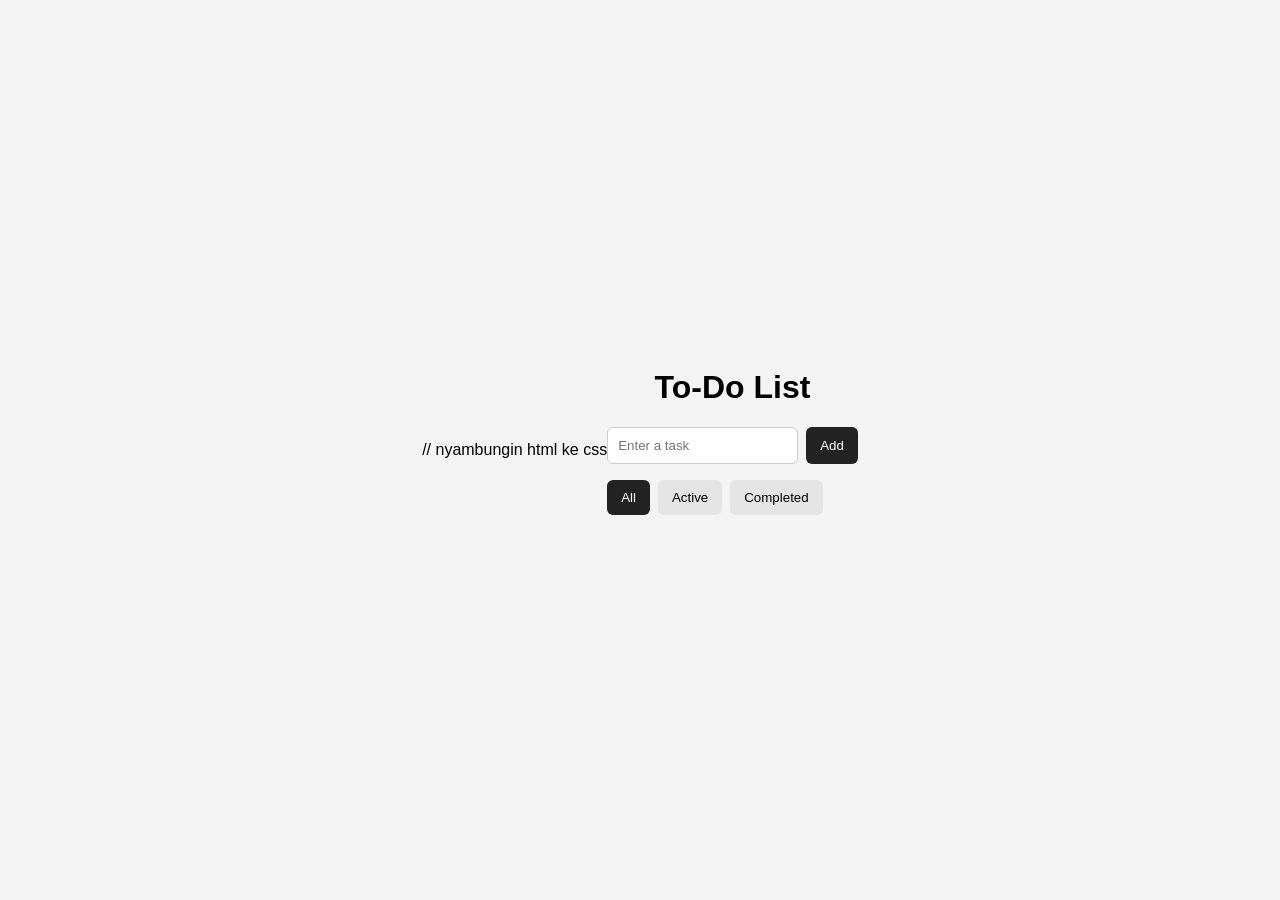
<file: WP/C02_To-do-List/index.html>
<!DOCTYPE html>
<html lang="en">
<head>
    <meta charset="UTF-8">
    <meta name="viewport" content="width=device-width, initial-scale=1.0">
    <title>To-Do List</title>
    <link rel="stylesheet" href="style.css"> // nyambungin html ke css 
</head>
<body>
    <main class="todo-container">
        <h1>To-Do List</h1>

        <div class="input-group">
            <input type="text" id="taskInput" placeholder="Enter a task">
            <button id="addButton">Add</button>
        </div>

        <div class="filters">
            <button id="allButton" class="active">All</button>
            <button id="activeButton">Active</button>
            <button id="completedButton">Completed</button>
        </div>

        <ul id="taskList"></ul>
    </main>

    <script src="script.js"></script>
</body>
</html>
</file>
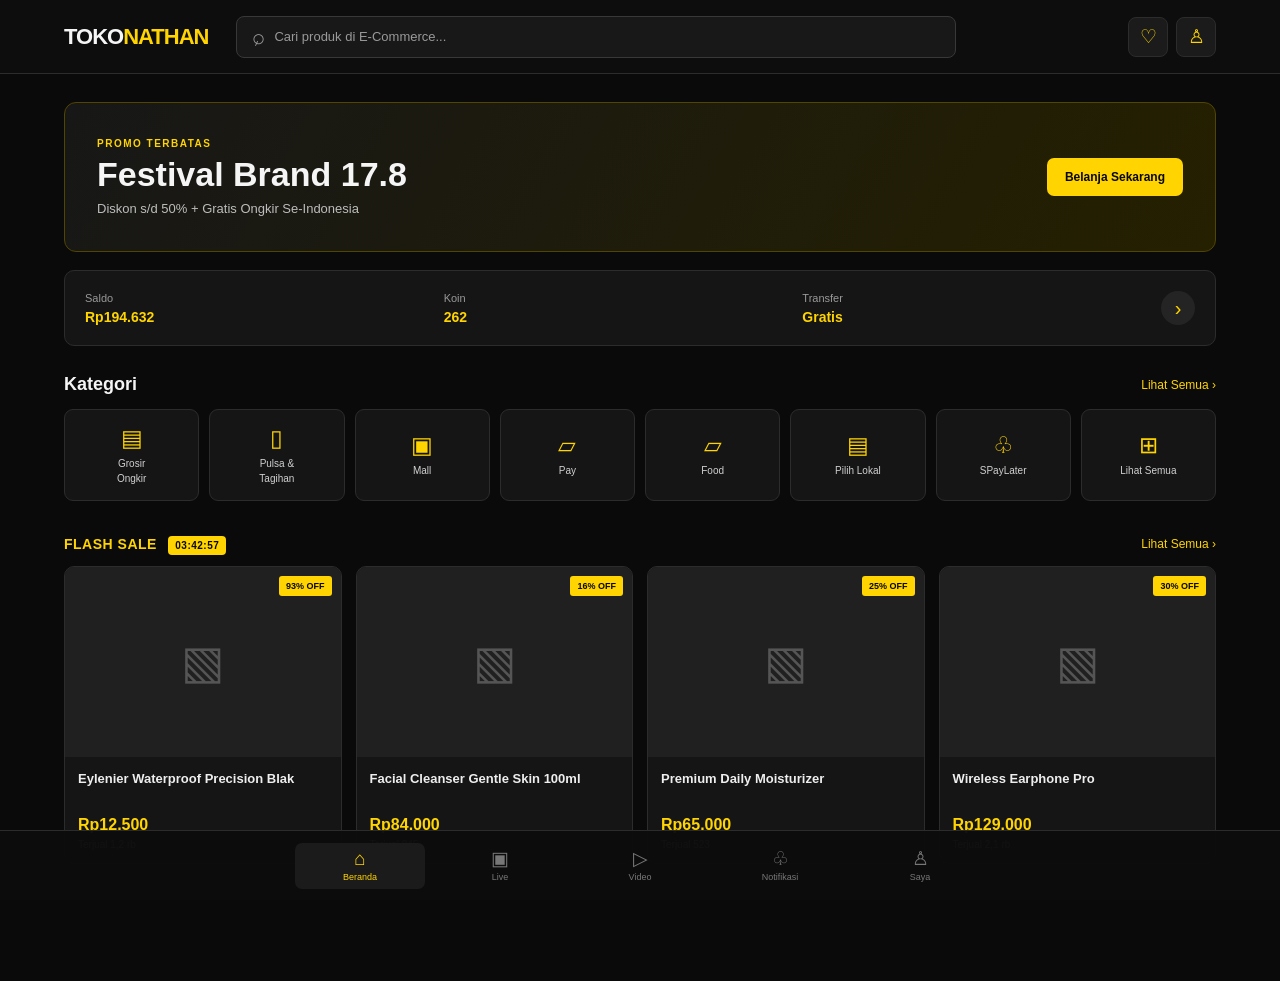
<file: WP/T02_E-Commerce-UI/index.html>
<!DOCTYPE html>
<html lang="id">
<head>
  <meta charset="UTF-8">
  <meta name="viewport" content="width=device-width, initial-scale=1.0">
  <title>E-Commerce</title>
  <link rel="stylesheet" href="style.css">
</head>
<body>
  <main class="app">

    <header class="topbar">
      <div class="brand">TOKO<span>NATHAN</span></div>

      <div class="search-box">
        <span class="search-icon">⌕</span>
        <span class="search-placeholder">Cari produk di E-Commerce...</span>
      </div>

      <div class="header-actions">
        <div class="header-button">♡</div>
        <div class="header-button">♙</div>
      </div>
    </header>

    <section class="content">

      <div class="promo-card">
        <div>
          <span class="promo-label">PROMO TERBATAS</span>
          <strong>Festival Brand 17.8</strong>
          <span>Diskon s/d 50% + Gratis Ongkir Se-Indonesia</span>
        </div>
        <button>Belanja Sekarang</button>
      </div>

      <div class="balance-card">
        <div class="balance-item">
          <span>Saldo</span>
          <strong>Rp194.632</strong>
        </div>

        <div class="balance-item">
          <span>Koin</span>
          <strong>262</strong>
        </div>

        <div class="balance-item">
          <span>Transfer</span>
          <strong>Gratis</strong>
        </div>

        <div class="balance-action">›</div>
      </div>

      <section class="category-section">
        <div class="section-heading">
          <h2>Kategori</h2>
          <span class="see-all">Lihat Semua ›</span>
        </div>

        <div class="category-grid">
          <div class="category-item">
            <span>▤</span>
            <small>Grosir</small>
            <small>Ongkir</small>
          </div>

          <div class="category-item">
            <span>▯</span>
            <small>Pulsa &amp;</small>
            <small>Tagihan</small>
          </div>

          <div class="category-item">
            <span>▣</span>
            <small>Mall</small>
          </div>

          <div class="category-item">
            <span>▱</span>
            <small>Pay</small>
          </div>

          <div class="category-item">
            <span>▱</span>
            <small>Food</small>
          </div>

          <div class="category-item">
            <span>▤</span>
            <small>Pilih Lokal</small>
          </div>

          <div class="category-item">
            <span>♧</span>
            <small>SPayLater</small>
          </div>

          <div class="category-item">
            <span>⊞</span>
            <small>Lihat Semua</small>
          </div>
        </div>
      </section>

      <section class="product-section">
        <div class="section-heading">
          <div class="flash-title">
            FLASH SALE
            <span class="timer">03:42:57</span>
          </div>
          <span class="see-all">Lihat Semua ›</span>
        </div>

        <div class="product-grid">

          <article class="product-card">
            <div class="product-image">
              <span class="discount">93% OFF</span>
              <div class="image-placeholder">▧</div>
            </div>

            <div class="product-info">
              <h3>Eylenier Waterproof Precision Blak</h3>
              <strong>Rp12.500</strong>
              <span class="sold">Terjual 1,2 rb</span>
            </div>
          </article>

          <article class="product-card">
            <div class="product-image">
              <span class="discount">16% OFF</span>
              <div class="image-placeholder">▧</div>
            </div>

            <div class="product-info">
              <h3>Facial Cleanser Gentle Skin 100ml</h3>
              <strong>Rp84.000</strong>
              <span class="sold">Terjual 845</span>
            </div>
          </article>

          <article class="product-card">
            <div class="product-image">
              <span class="discount">25% OFF</span>
              <div class="image-placeholder">▧</div>
            </div>

            <div class="product-info">
              <h3>Premium Daily Moisturizer</h3>
              <strong>Rp65.000</strong>
              <span class="sold">Terjual 523</span>
            </div>
          </article>

          <article class="product-card">
            <div class="product-image">
              <span class="discount">30% OFF</span>
              <div class="image-placeholder">▧</div>
            </div>

            <div class="product-info">
              <h3>Wireless Earphone Pro</h3>
              <strong>Rp129.000</strong>
              <span class="sold">Terjual 2,1 rb</span>
            </div>
          </article>

        </div>
      </section>

    </section>

    <nav class="bottom-nav">
      <div class="nav-item active">
        <span>⌂</span>
        <small>Beranda</small>
      </div>

      <div class="nav-item">
        <span>▣</span>
        <small>Live</small>
      </div>

      <div class="nav-item">
        <span>▷</span>
        <small>Video</small>
      </div>

      <div class="nav-item">
        <span>♧</span>
        <small>Notifikasi</small>
      </div>

      <div class="nav-item">
        <span>♙</span>
        <small>Saya</small>
      </div>
    </nav>

  </main>
</body>
</html>
</file>
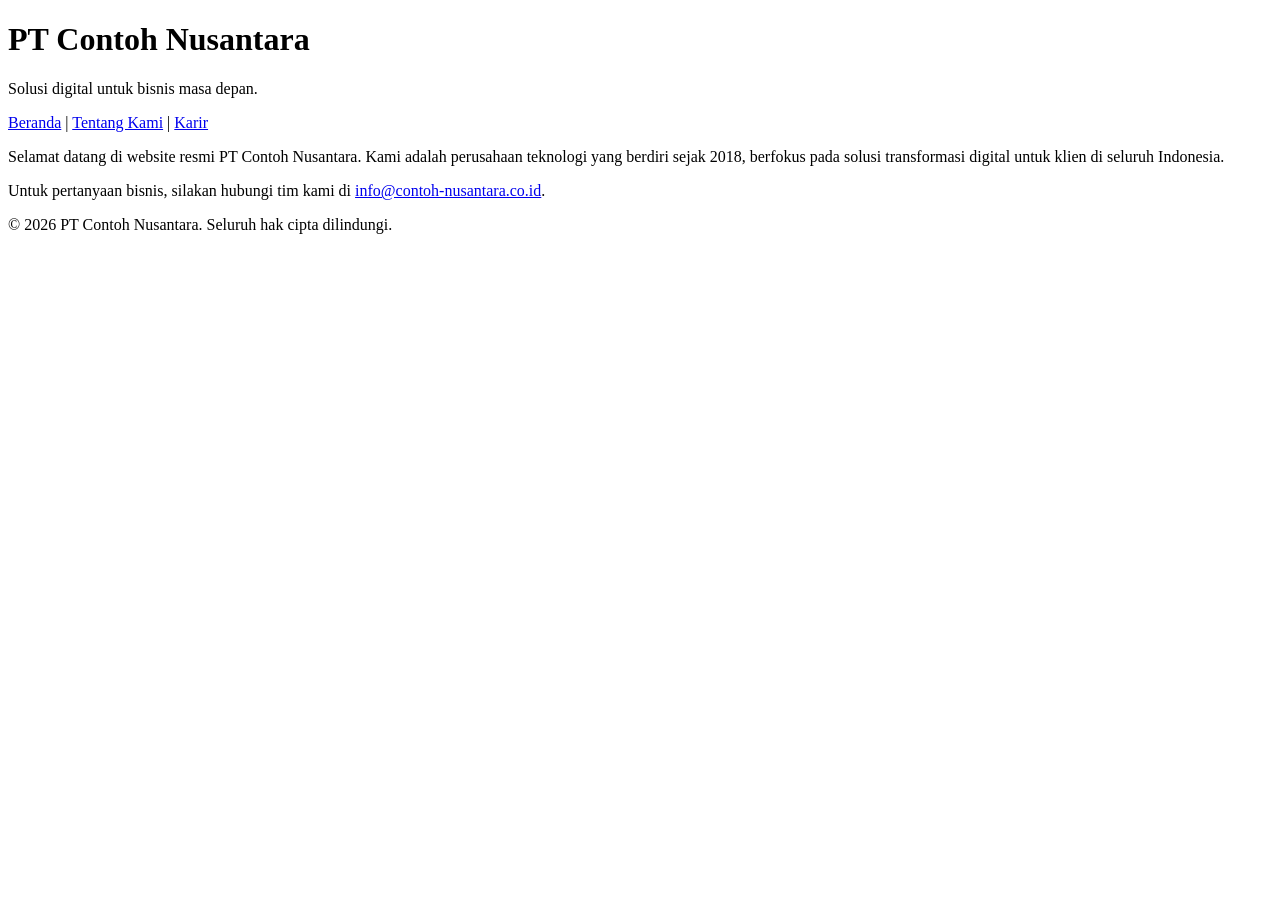
<file: EH/M02_Passive-OSINT/resources/www/index.html>
<!DOCTYPE html>
<html lang="id">
<head>
    <meta charset="UTF-8">
    <meta name="generator" content="NusantaraCMS v2.3.1 (unpatched build)">
    <title>PT Contoh Nusantara — Solusi Digital Terpercaya</title>
    <!--
        TODO: hapus komentar ini sebelum go-live!
        Kredensial staging lama (SUDAH TIDAK DIPAKAI, jangan dihapus dulu buat referensi):
        staging-admin / N u s4nt4r4_2025!
        - Budi, Tim IT (budi.santoso@contoh-nusantara.co.id)
    -->
</head>
<body>
    <header>
        <h1>PT Contoh Nusantara</h1>
        <p>Solusi digital untuk bisnis masa depan.</p>
    </header>

    <nav>
        <a href="/index.html">Beranda</a> |
        <a href="/tentang-kami.html">Tentang Kami</a> |
        <a href="/karir.html">Karir</a>
    </nav>

    <main>
        <p>
            Selamat datang di website resmi PT Contoh Nusantara. Kami adalah perusahaan
            teknologi yang berdiri sejak 2018, berfokus pada solusi transformasi digital
            untuk klien di seluruh Indonesia.
        </p>
        <p>
            Untuk pertanyaan bisnis, silakan hubungi tim kami di
            <a href="mailto:info@contoh-nusantara.co.id">info@contoh-nusantara.co.id</a>.
        </p>
    </main>

    <footer>
        <p>&copy; 2026 PT Contoh Nusantara. Seluruh hak cipta dilindungi.</p>
        <!-- Server: internal-web-03 / hosted on legacy-hosting-provider, migrasi ke cloud tertunda -->
    </footer>
</body>
</html>
</file>
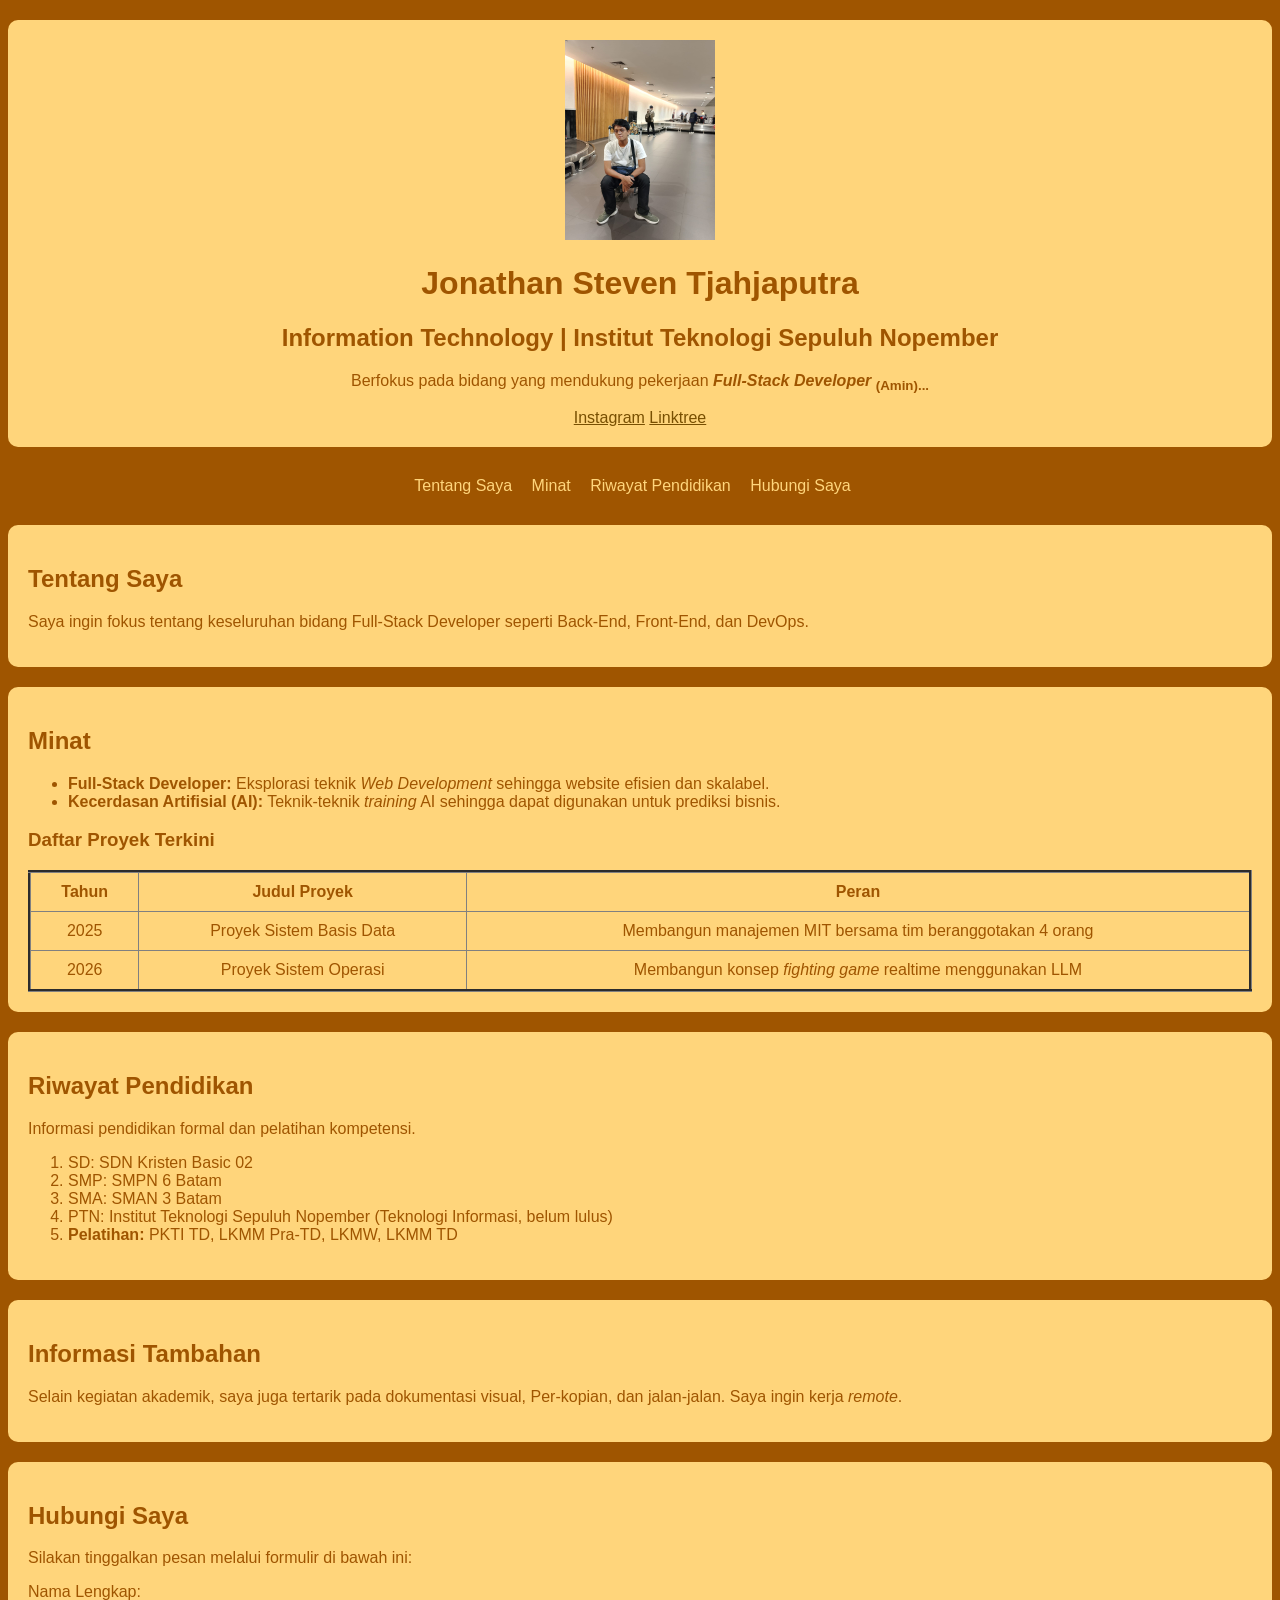
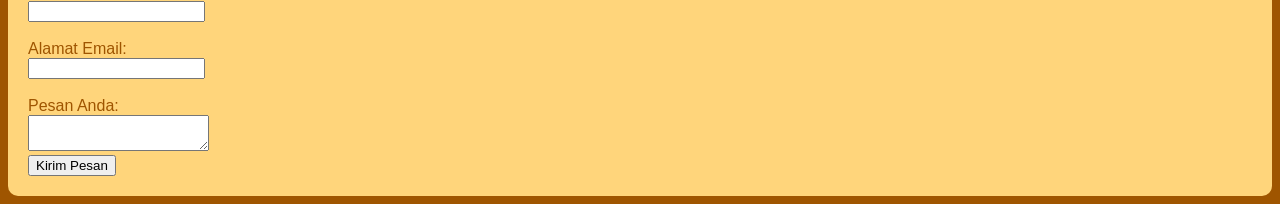
<file: WP/C01_About-Me/Latian HTML.html>
<!DOCTYPE html>
<html>

<head>
    <title>Challenge Pemweb Modul 1</title>
    <link rel="stylesheet" href="style.css" />
</head>

<body>
    <div class="box" style="text-align: center;">
    <img 
        src="Foto Profil.jpg" 
        alt="Foto Profil"
        width="150"
        height="200">
    <h1>Jonathan Steven Tjahjaputra</h1>

    <h2>Information Technology | Institut Teknologi Sepuluh Nopember</h2>

    <p>
        Berfokus pada bidang yang mendukung pekerjaan <b><i>Full-Stack Developer</i> <sub>(Amin)...</sub></b>
    </p>
    <a href="https://www.instagram.com/jonathan.st_tj/" target="_blank" style="color: #784f01;">Instagram</a>
    <a href="https://linktr.ee/jonathansteventjahjaputra" target="_blank" style="color: #784f01;">Linktree</a>

</div>

<div class="leg" style="text-align: center; margin-top: 20px;">
    <ul>
        <li><a href="#tentang">Tentang Saya</a></li>
        <li><a href="#minat">Minat</a></li>
        <li><a href="#pendidikan">Riwayat Pendidikan</a></li>
        <li><a href="#kontak">Hubungi Saya</a></li>
    </ul>
</div>

<div class="box">
    <h2 id="tentang">Tentang Saya</h2>

    <p>
        Saya ingin fokus tentang keseluruhan bidang Full-Stack Developer seperti Back-End, Front-End, dan DevOps. 
    </p>
</div>

<div class="box">
    <h2 id="minat">Minat</h2>

    <ul>
        <li>
            <b>Full-Stack Developer:</b>
            Eksplorasi teknik <i>Web Development</i> sehingga website efisien dan skalabel.
        </li>


        <li>
            <b>Kecerdasan Artifisial (AI):</b>
            Teknik-teknik <i>training</i> AI sehingga dapat digunakan untuk prediksi bisnis.
        </li>
    </ul>
    
    <h3>Daftar Proyek Terkini</h3>

    <table border="3">
        <tr>
            <th>Tahun</th>
            <th>Judul Proyek</th>
            <th>Peran</th>
        </tr>

        <tr>
            <td>2025</td>
            <td>Proyek Sistem Basis Data</td>
            <td>Membangun manajemen MIT bersama tim beranggotakan 4 orang</td>
        </tr>

        <tr>
            <td>2026</td>
            <td>Proyek Sistem Operasi</td>
            <td>Membangun konsep <i>fighting game</i> realtime menggunakan LLM</td>
        </tr>
    </table>
</div>

<div class="box">
    <h2 id="pendidikan">Riwayat Pendidikan</h2>

    <p>
        Informasi pendidikan formal dan pelatihan kompetensi.
    </p>

    <ol>
            <li>SD: SDN Kristen Basic 02</li>
            <li>SMP: SMPN 6 Batam</li>
            <li>SMA: SMAN 3 Batam</li>
            <li>PTN: Institut Teknologi Sepuluh Nopember (Teknologi Informasi, belum lulus)</li>    
            <li><b>Pelatihan:</b> PKTI TD, LKMM Pra-TD, LKMW, LKMM TD</li>
    </ol>
</div>

<div class="box">
    <h2>Informasi Tambahan</h2>

    <p>
        Selain kegiatan akademik, saya juga tertarik pada dokumentasi visual, Per-kopian,
        dan jalan-jalan. Saya ingin kerja <i>remote</i>.
    </p>
</div>

<div class="box">
    <h2 id="kontak">Hubungi Saya</h2>

    <p>
        Silakan tinggalkan pesan melalui formulir di bawah ini:
    </p>

    <form>

        <label>Nama Lengkap:</label>
        <br>
        <input type="text">

        <br><br>

        <label>Alamat Email:</label>
        <br>
        <input type="email">

        <br><br>

        <label>Pesan Anda:</label>
        <br>
        <textarea></textarea>

        <br>

        <button>Kirim Pesan</button>

    </form>
</div>

</body>
</html>
</file>
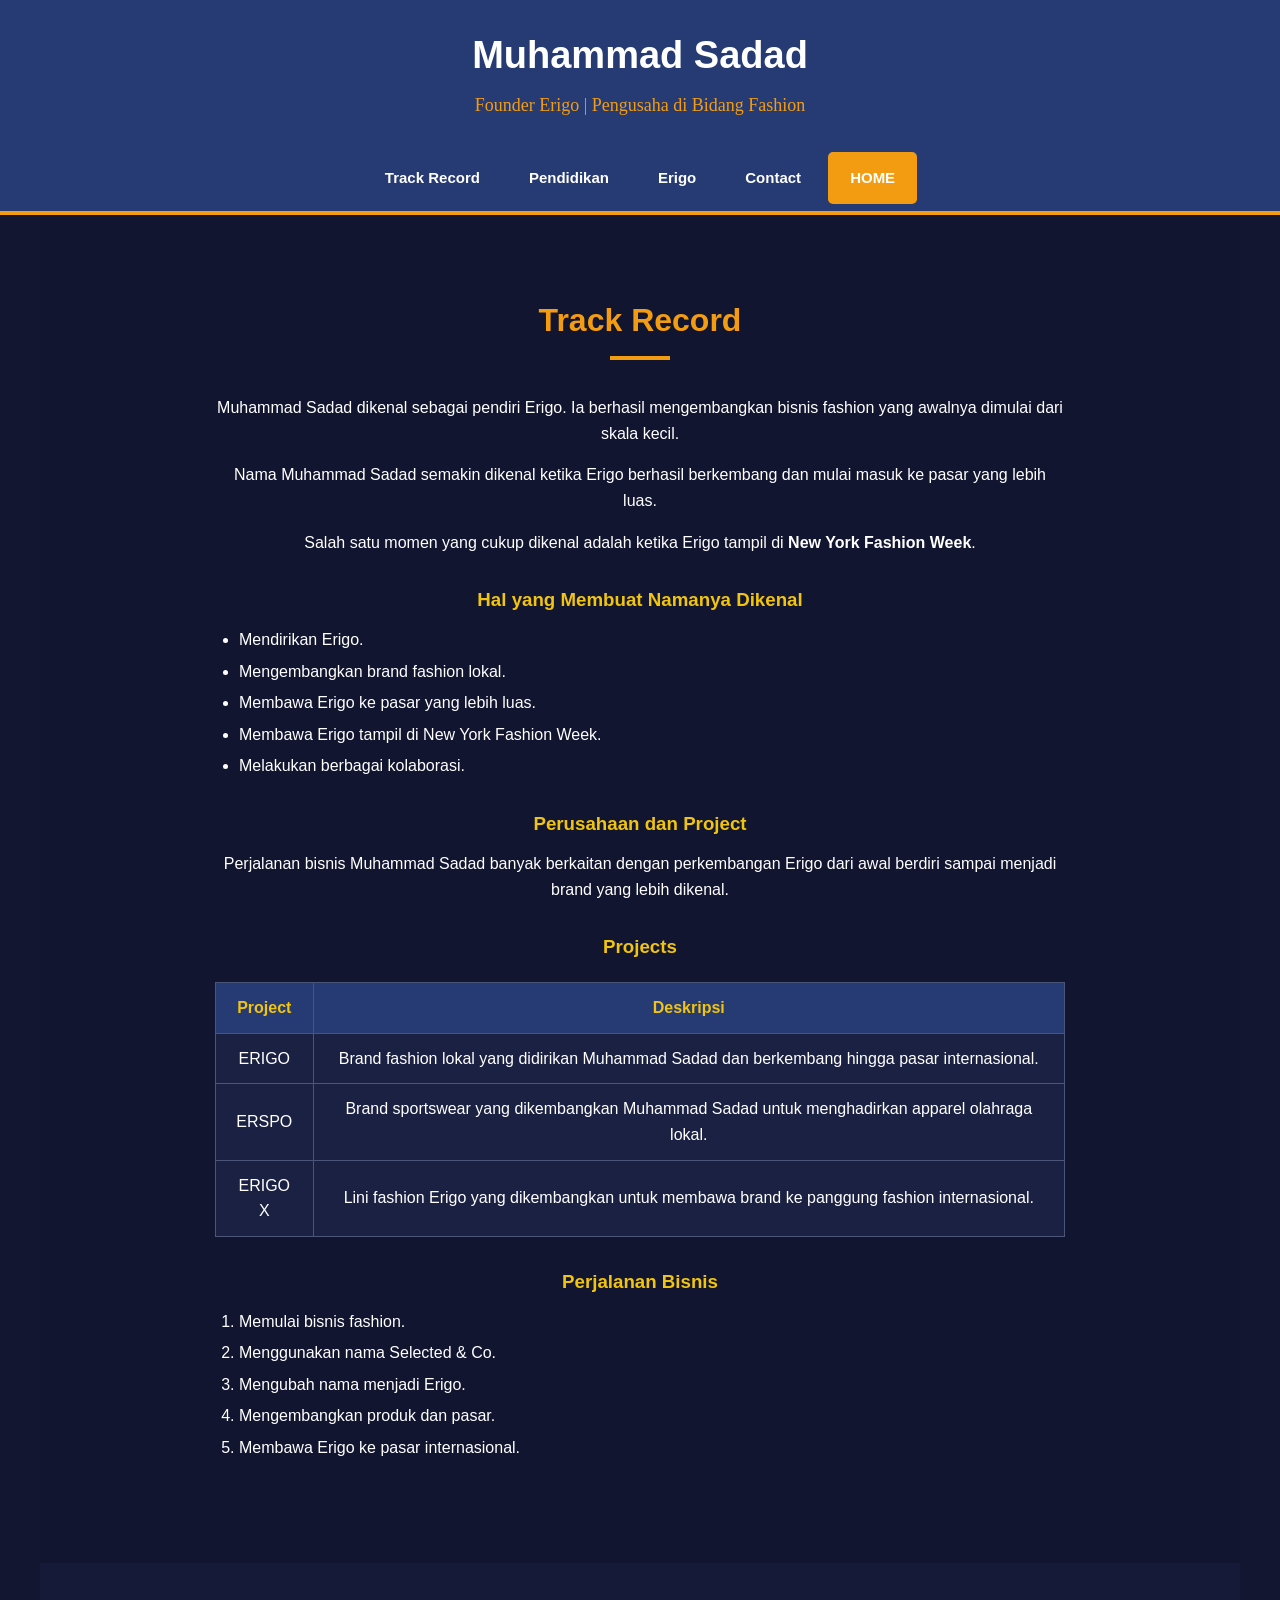
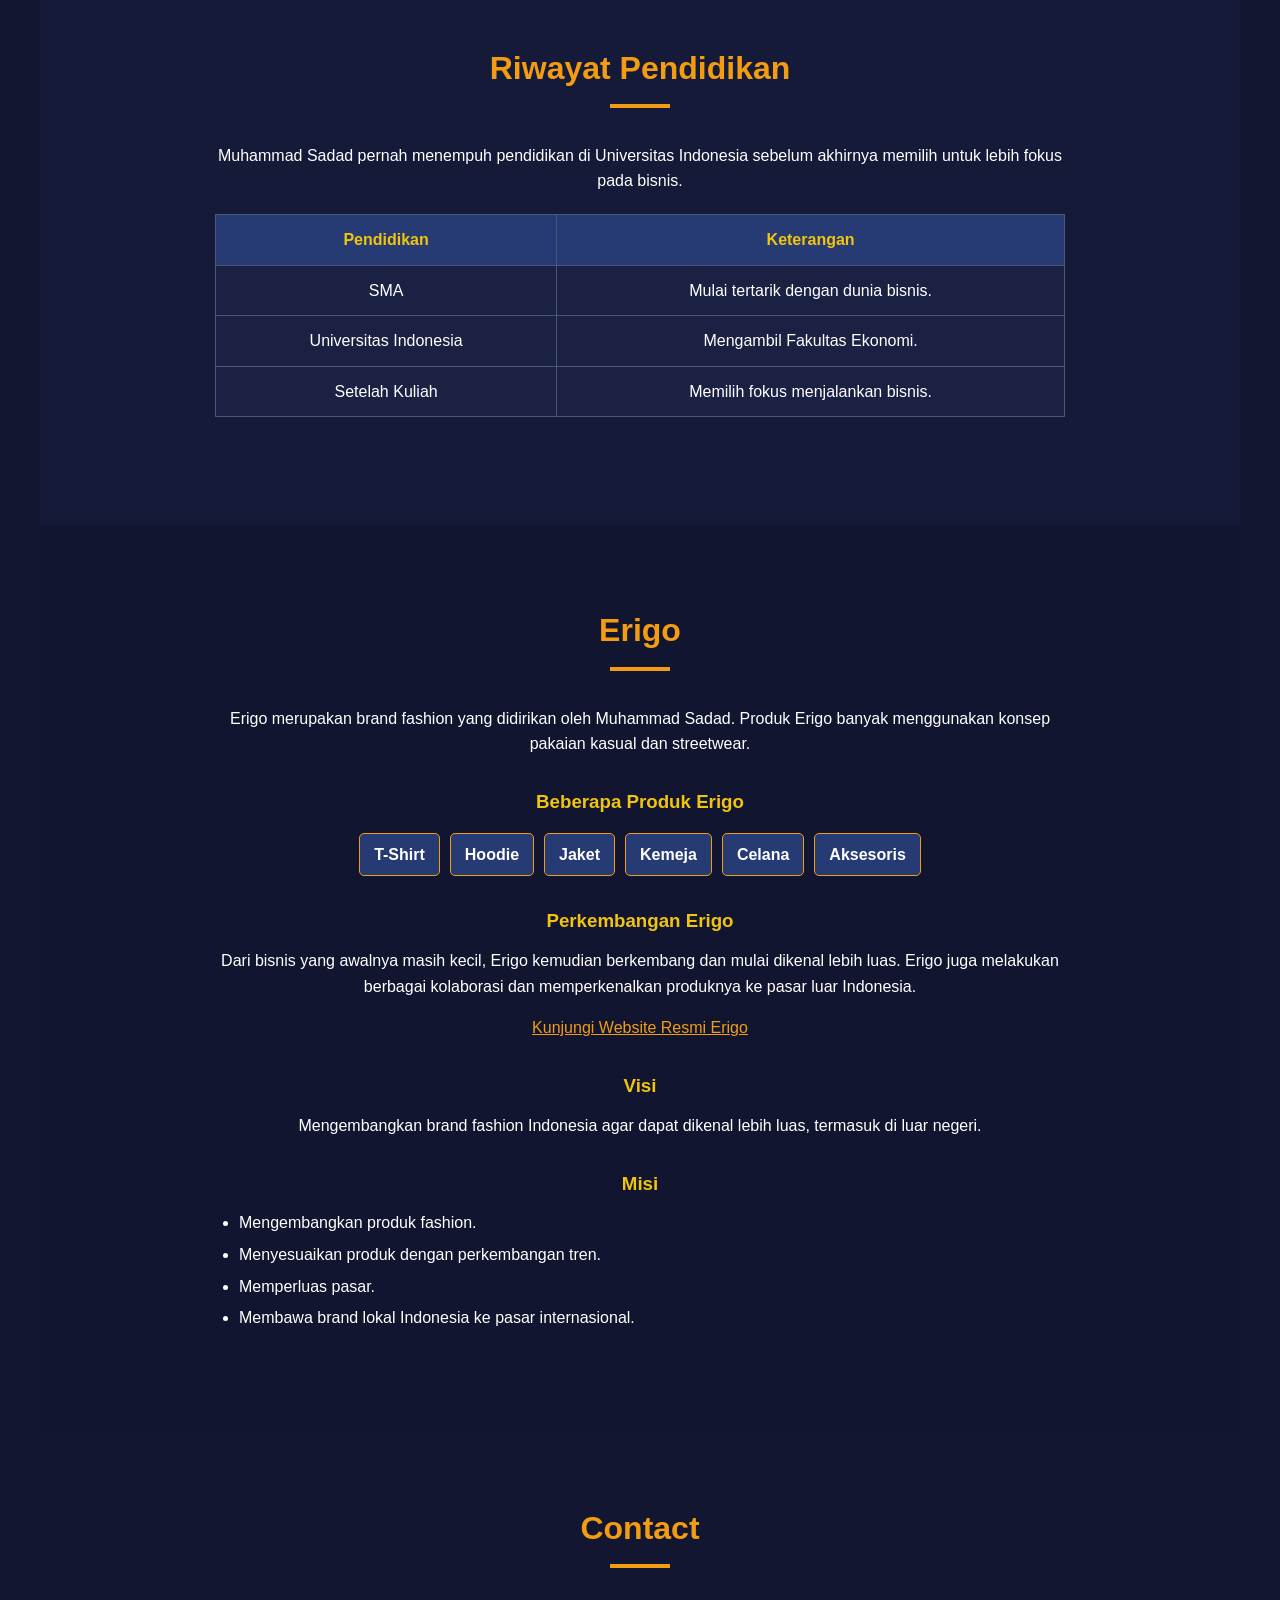
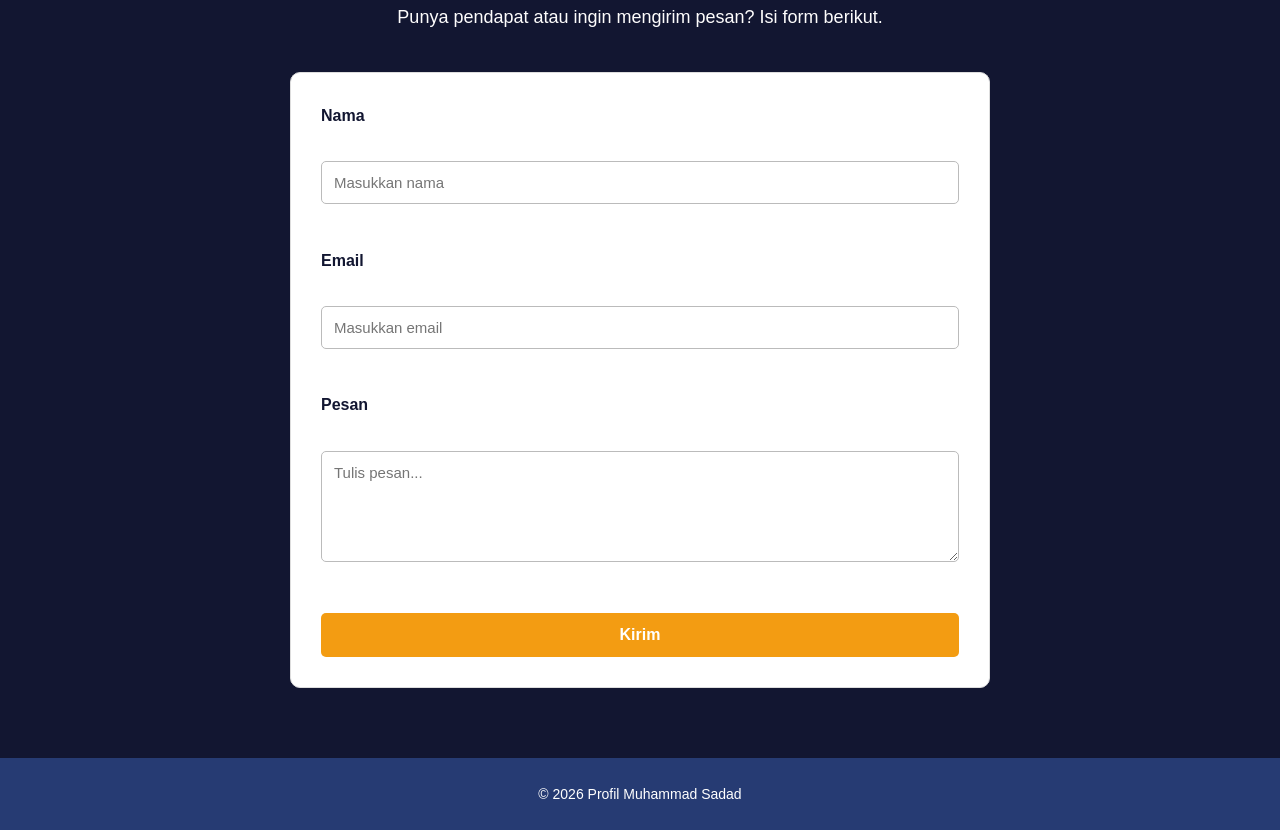
<file: WP/M01_Web-Porto/cv.html>
<!DOCTYPE html>
<html lang="id">

<head>
    <meta charset="UTF-8">
    <meta name="viewport" content="width=device-width, initial-scale=1.0">
    <title>Muhammad Sadad - Founder Erigo</title>
    <link rel="stylesheet" href="style.css">
</head>

<body>

<header id="header-utama">
    <div class="profil-wrapper cv-profile">
        <div class="header-copy">
            <h1>Muhammad Sadad</h1>
            <p>Founder Erigo | Pengusaha di Bidang Fashion</p>
        </div>
    </div>

    </header>

    <nav class="menu-navigasi">
        <a href="#track-record">Track Record</a>
        <a href="#pendidikan">Pendidikan</a>
        <a href="#erigo">Erigo</a>
        <a href="#kontak">Contact</a>
        <a href="home.html" class="more">HOME</a>
    </nav>
<main>

    <section id="track-record">

        <h2>Track Record</h2>
        <p>
            Muhammad Sadad dikenal sebagai pendiri Erigo.
            Ia berhasil mengembangkan bisnis fashion yang
            awalnya dimulai dari skala kecil.
        </p>
        <p>
            Nama Muhammad Sadad semakin dikenal ketika Erigo
            berhasil berkembang dan mulai masuk ke pasar
            yang lebih luas.
        </p>
        <p>
            Salah satu momen yang cukup dikenal adalah ketika
            Erigo tampil di <strong>New York Fashion Week</strong>.
        </p>

        <h3>Hal yang Membuat Namanya Dikenal</h3>
        <ul>
            <li>
                Mendirikan Erigo.
            </li>
            <li>
                Mengembangkan brand fashion lokal.
            </li>
            <li>
                Membawa Erigo ke pasar yang lebih luas.
            </li>
            <li>
                Membawa Erigo tampil di New York Fashion Week.
            </li>
            <li>
                Melakukan berbagai kolaborasi.
            </li>
        </ul>


        <h3>Perusahaan dan Project</h3>
        <p>
            Perjalanan bisnis Muhammad Sadad banyak berkaitan
            dengan perkembangan Erigo dari awal berdiri sampai
            menjadi brand yang lebih dikenal.
        </p>

        <h3>Projects</h3>

    <table border="1" cellpadding="8" cellspacing="0">
        <thead>
            <tr>
            <th>Project</th>
            <th>Deskripsi</th>
            </tr>
        </thead>

        <tbody>
            <tr>
             <td>ERIGO</td>
            <td>
                Brand fashion lokal yang didirikan Muhammad Sadad dan
                berkembang hingga pasar internasional.
            </td>
        </tr>

        <tr>
        <td>ERSPO</td>
            <td>
                Brand sportswear yang dikembangkan Muhammad Sadad
                untuk menghadirkan apparel olahraga lokal.
            </td>
        </tr>

        <tr>
            <td>ERIGO X</td>
            <td>
                Lini fashion Erigo yang dikembangkan untuk membawa
                brand ke panggung fashion internasional.
            </td>
        </tr>
    </tbody>
    </table>



        <h3>Perjalanan Bisnis</h3>

        <ol>

            <li>
                Memulai bisnis fashion.
            </li>

            <li>
                Menggunakan nama Selected & Co.
            </li>

            <li>
                Mengubah nama menjadi Erigo.
            </li>

            <li>
                Mengembangkan produk dan pasar.
            </li>

            <li>
                Membawa Erigo ke pasar internasional.
            </li>

        </ol>

    </section>


    <hr>


    <section id="pendidikan">

        <h2>Riwayat Pendidikan</h2>

        <p>
            Muhammad Sadad pernah menempuh pendidikan di
            Universitas Indonesia sebelum akhirnya memilih
            untuk lebih fokus pada bisnis.
        </p>


        <table>

            <thead>

                <tr>

                    <th>Pendidikan</th>

                    <th>Keterangan</th>

                </tr>

            </thead>


            <tbody>

                <tr>

                    <td>SMA</td>

                    <td>
                        Mulai tertarik dengan dunia bisnis.
                    </td>

                </tr>


                <tr>

                    <td>Universitas Indonesia</td>

                    <td>
                        Mengambil Fakultas Ekonomi.
                    </td>

                </tr>


                <tr>

                    <td>Setelah Kuliah</td>

                    <td>
                        Memilih fokus menjalankan bisnis.
                    </td>

                </tr>

            </tbody>

        </table>

    </section>


    <hr>

    <section id="erigo">

        <h2>Erigo</h2>

        <p>
            Erigo merupakan brand fashion yang didirikan
            oleh Muhammad Sadad. Produk Erigo banyak
            menggunakan konsep pakaian kasual dan streetwear.
        </p>


        <h3>Beberapa Produk Erigo</h3>

        <div class="daftar-produk">

            <span class="produk">T-Shirt</span>

            <span class="produk">Hoodie</span>

            <span class="produk">Jaket</span>

            <span class="produk">Kemeja</span>

            <span class="produk">Celana</span>

            <span class="produk">Aksesoris</span>

        </div>


        <h3>Perkembangan Erigo</h3>

        <p>
            Dari bisnis yang awalnya masih kecil, Erigo
            kemudian berkembang dan mulai dikenal lebih luas.
            Erigo juga melakukan berbagai kolaborasi dan
            memperkenalkan produknya ke pasar luar Indonesia.
        </p>


        <p>

            <a
                href="https://erigostore.co.id"
                target="_blank"
            >
                Kunjungi Website Resmi Erigo
            </a>

        </p>


        <h3>Visi</h3>

        <p>
            Mengembangkan brand fashion Indonesia agar
            dapat dikenal lebih luas, termasuk di luar negeri.
        </p>


        <h3>Misi</h3>

        <ul>

            <li>
                Mengembangkan produk fashion.
            </li>

            <li>
                Menyesuaikan produk dengan perkembangan tren.
            </li>

            <li>
                Memperluas pasar.
            </li>

            <li>
                Membawa brand lokal Indonesia ke pasar
                internasional.
            </li>

        </ul>

    </section>


    <hr>

    <section id="kontak">

        <h2>Contact</h2>

        <p>
            Punya pendapat atau ingin mengirim pesan?
            Isi form berikut.
        </p>


        <form action="#" method="post">

            <div class="form-group">

                <label for="nama">
                    Nama
                </label>

                <br>

                <input
                    type="text"
                    id="nama"
                    name="nama"
                    placeholder="Masukkan nama"
                >

            </div>


            <br>


            <div class="form-group">

                <label for="email">
                    Email
                </label>

                <br>

                <input
                    type="email"
                    id="email"
                    name="email"
                    placeholder="Masukkan email"
                >

            </div>


            <br>


            <div class="form-group">

                <label for="pesan">
                    Pesan
                </label>

                <br>

                <textarea
                    id="pesan"
                    name="pesan"
                    rows="5"
                    placeholder="Tulis pesan..."
                ></textarea>

            </div>


            <br>


            <button type="submit">
                Kirim
            </button>

        </form>

    </section>


</main>


<!-- ========== FOOTER ========== -->

<footer id="footer">

    <p>
        &copy; 2026 Profil Muhammad Sadad
    </p>

</footer>

</body>

</html>
</file>
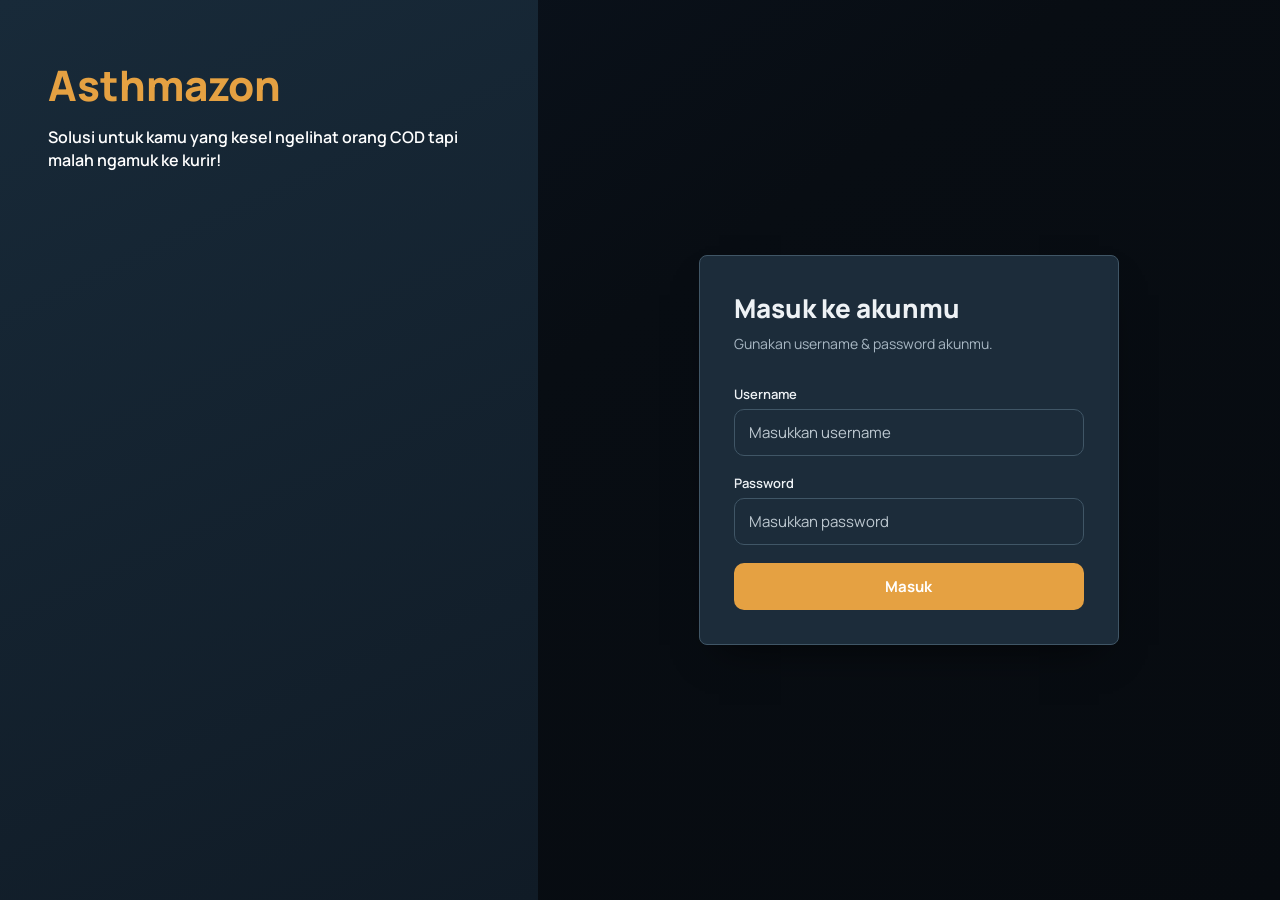
<file: WP/M02_Web-E-Commerce/Catalogpage.html>
<!DOCTYPE html>
<html lang="id">
<head>
  <meta charset="UTF-8" />
  <meta name="viewport" content="width=device-width, initial-scale=1.0" />
  <title>Asthmazon - Katalog Produk</title>
  <link rel="preconnect" href="https://fonts.googleapis.com" />
  <link rel="preconnect" href="https://fonts.gstatic.com" crossorigin />
  <link href="https://fonts.googleapis.com/css2?family=Manrope:wght@400;500;600;700;800&display=swap" rel="stylesheet" />
  <link rel="stylesheet" href="style2.css?v=15" />
</head>
<body>
  <header class="navbar">
    <div class="navbar__brand">
      <a href="Catalogpage.html?v=15" class="navbar__logo">Asthmazon</a>
    </div>

    <div class="navbar__search">
      <input type="text" id="searchInput" class="search-input" placeholder="Cari produk atau kategori..." autocomplete="off" />
    </div>

    <div class="navbar__actions">
      <button type="button" id="cartButton" class="cart-button" aria-label="Buka keranjang belanja" aria-expanded="false" aria-controls="cartModal">
        <span class="cart-icon" aria-hidden="true">🛒</span>
        <span id="cartBadge" class="cart-badge">0</span>
      </button>
      <span id="welcomeMessage" class="navbar__welcome">Halo, <strong id="userFirstName">Guest</strong></span>
      <button type="button" id="logoutButton" class="btn btn--logout">Keluar</button>
    </div>
  </header>

  <section class="toolbar">
    <div class="toolbar__filters">
      <div class="toolbar__field">
        <label for="categoryFilter" class="toolbar__label">Kategori</label>
        <select id="categoryFilter" class="select-input">
          <option value="all">Semua kategori</option>
        </select>
      </div>

      <div class="toolbar__field">
        <label for="sortSelect" class="toolbar__label">Urutkan</label>
        <select id="sortSelect" class="select-input">
          <option value="default">Default</option>
          <option value="price-asc">Harga: Termurah</option>
          <option value="price-desc">Harga: Termahal</option>
          <option value="rating-desc">Rating: Tertinggi</option>
          <option value="rating-asc">Rating: Terendah</option>
        </select>
      </div>
    </div>

    <p class="toolbar__count" id="resultCount">Memuat produk...</p>
  </section>

  <main class="main-content">
    <div id="loadingState" class="state-message state-message--loading" hidden>
      <p>Memuat produk, mohon tunggu...</p>
    </div>

    <div id="errorState" class="state-message state-message--error" hidden>
      <p id="errorMessage">Gagal memuat produk. Silakan coba lagi.</p>
      <button type="button" id="retryButton" class="btn btn--primary">Coba Lagi</button>
    </div>

    <div id="emptyState" class="state-message state-message--empty" hidden>
      <p>Produk tidak ditemukan.</p>
    </div>

    <div id="productGrid" class="product-grid" aria-live="polite"></div>

    <div class="load-more-wrapper">
      <button type="button" id="loadMoreButton" class="btn btn--secondary" hidden>Muat lebih banyak</button>
    </div>
  </main>

  <div id="cartModal" class="modal cart-modal" hidden aria-hidden="true">
    <div class="modal__overlay" id="cartOverlay"></div>
    <section class="cart-panel" role="dialog" aria-modal="true" aria-labelledby="cartTitle">
      <header class="cart-panel__header">
        <h2 id="cartTitle">Keranjang Belanja</h2>
        <button type="button" id="cartCloseButton" class="modal__close" aria-label="Tutup keranjang">&times;</button>
      </header>
      <div id="cartItems" class="cart-items" aria-live="polite"></div>
      <footer class="cart-panel__footer">
        <div class="cart-total"><span>Total</span><strong id="cartTotal">$0</strong></div>
        <button type="button" id="clearCartButton" class="btn btn--secondary">Kosongkan Keranjang</button>
      </footer>
    </section>
  </div>

  <div id="productModal" class="modal" hidden aria-hidden="true">
    <div class="modal__overlay" id="modalOverlay"></div>
    <div class="modal__content" role="dialog" aria-modal="true" aria-labelledby="modalProductName">
      <button type="button" id="modalCloseButton" class="modal__close" aria-label="Tutup">&times;</button>
      <div class="modal__body">
        <img id="modalProductImage" class="modal__image" src="" alt="" />
        <div class="modal__details">
          <p id="modalProductCategory" class="modal__category"></p>
          <h2 id="modalProductName" class="modal__name"></h2>
          <p class="modal__brand">Brand: <span id="modalProductBrand"></span></p>
          <div class="modal__meta">
            <span id="modalProductPrice" class="modal__price"></span>
            <span id="modalProductRating" class="modal__rating"></span>
          </div>
          <p class="modal__stock">Stok tersedia: <span id="modalProductStock"></span></p>
          <p id="modalProductDescription" class="modal__description"></p>
          <button type="button" id="modalAddCartButton" class="btn btn--primary" data-id="">Tambah ke Keranjang</button>
        </div>
      </div>
    </div>
  </div>

  <script src="script.js?v=9" defer></script>
</body>
</html>
</file>
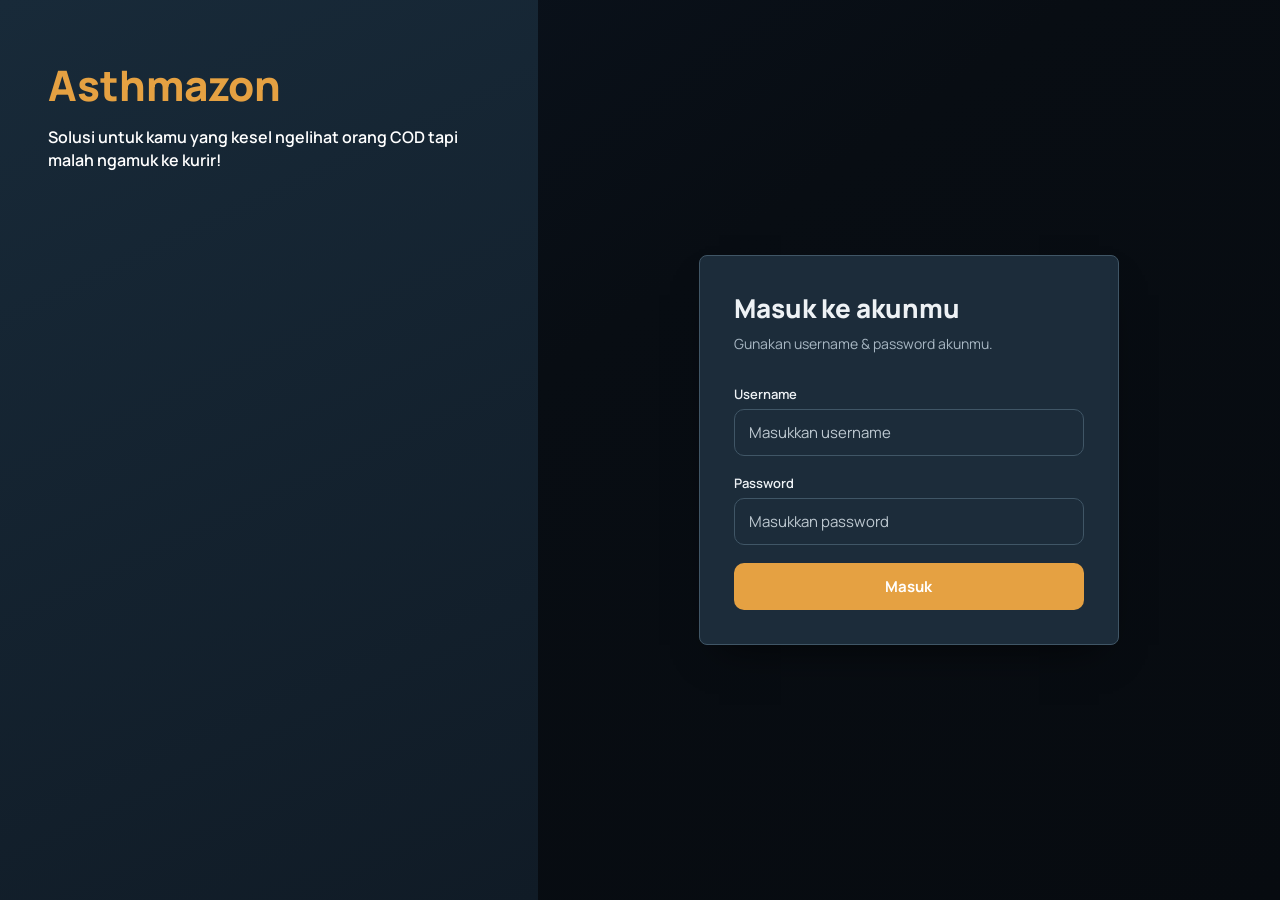
<file: WP/M02_Web-E-Commerce/login.html>
<!DOCTYPE html>
<html lang="id">
<head>
  <meta charset="UTF-8" />
  <meta name="viewport" content="width=device-width, initial-scale=1.0" />
  <title>Masuk — Asthmazon</title>
  <link rel="preconnect" href="https://fonts.googleapis.com" />
  <link rel="preconnect" href="https://fonts.gstatic.com" crossorigin />
  <link href="https://fonts.googleapis.com/css2?family=Manrope:wght@400;500;600;700;800&display=swap" rel="stylesheet" />
  <link rel="stylesheet" href="style2.css?v=15" />
</head>
<body>
  <div class="auth-page">
    <aside class="auth-brand">
      <div class="brand-content">
        <p class="brand-mark">Asthmazon</p>
        <h2 class="brand-tagline">Solusi untuk kamu yang kesel ngelihat orang COD tapi malah ngamuk ke kurir!</h2>
      </div>
    </aside>

    <main class="auth-form-panel">
      <div class="auth-card">
        <h1>Masuk ke akunmu</h1>
        <p class="auth-subtitle">Gunakan username &amp; password akunmu.</p>

        <form id="loginForm" class="auth-form" novalidate>
          <div class="form-field">
            <label for="username">Username</label>
            <input type="text" id="username" name="username" placeholder="Masukkan username" autocomplete="username" required />
          </div>

          <div class="form-field">
            <label for="password">Password</label>
            <input type="password" id="password" name="password" placeholder="Masukkan password" autocomplete="current-password" required />
          </div>

          <p id="errorMessage" class="error-message" role="alert" hidden></p>

          <button type="submit" id="loginButton" class="btn-primary">
            <span class="btn-text">Masuk</span>
            <span class="btn-spinner" hidden></span>
          </button>
        </form>
      </div>
    </main>
  </div>

  <script src="login.js?v=5" defer></script>
</body>
</html>
</file>
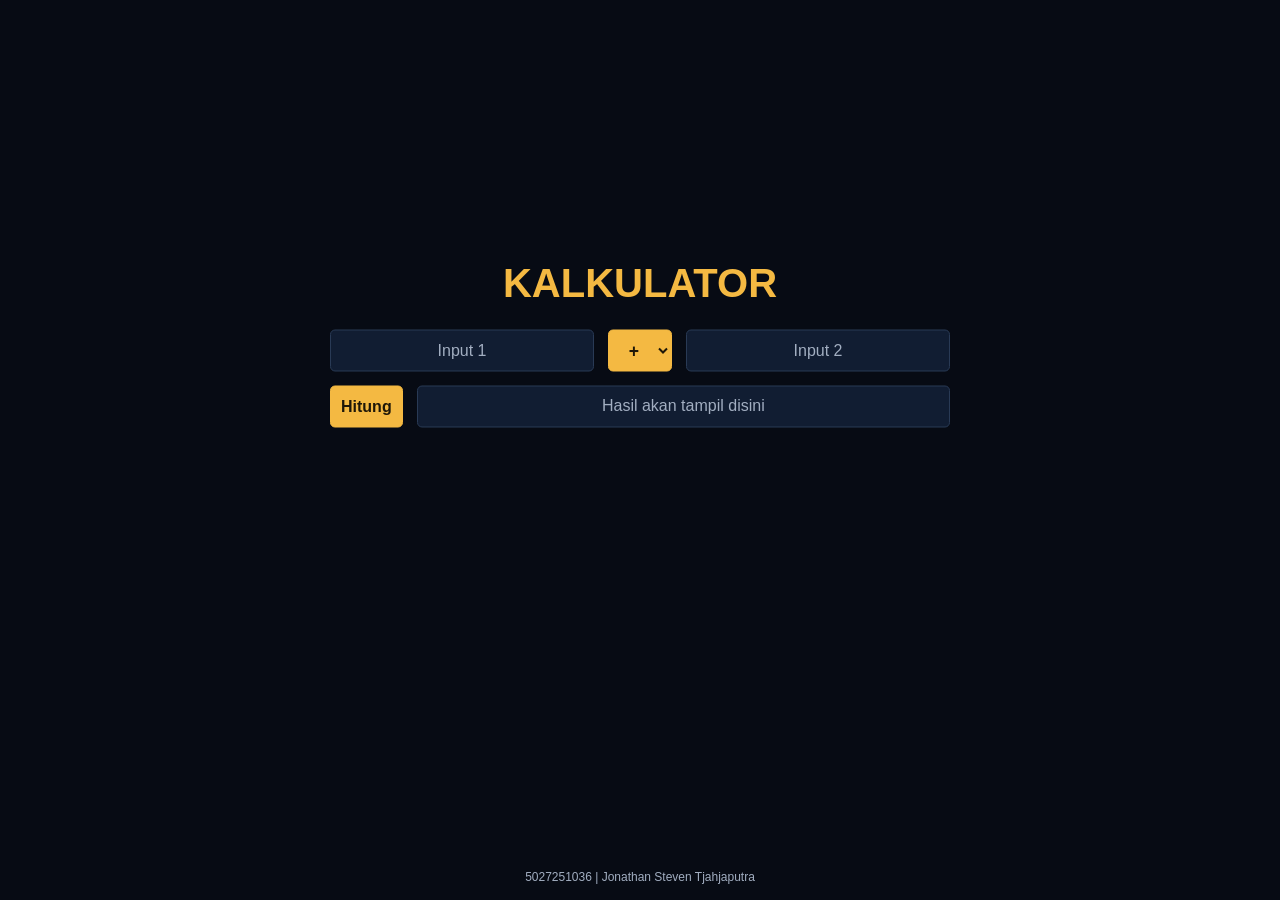
<file: WP/T03_Kalkulator-Web/landing.html>
<!doctype html>
<html lang="id">
	<head>
		<meta charset="utf-8">
		<meta name="viewport" content="width=device-width, initial-scale=1">
		<meta name="description" content="Kalkulator sederhana untuk dua angka.">
		<title>Kalkulator Dua Angka</title>
		<link rel="stylesheet" href="style.css">
		<script src="script.js" defer></script>
	</head>
	<body>
		<main class="page">
			<div class="calculator-content">
				<h1>Kalkulator</h1>
				<form id="calculator-form" aria-label="Kalkulator dua angka">
					<div class="input-row">
						<input id="first-number" type="number" step="any" placeholder="Input 1" aria-label="Input 1">
						<select id="operator" name="operator" aria-label="Operasi matematika">
							<option value="+">+</option>
							<option value="*">x</option>
							<option value="/">:</option>
							<option value="-">-</option>
						</select>
						<input id="second-number" type="number" step="any" placeholder="Input 2" aria-label="Input 2">
					</div>
					<div class="action-row">
						<button type="submit">Hitung</button>
						<p id="result" class="result" role="status" aria-live="polite">Hasil akan tampil disini</p>
					</div>
				</form>
			</div>
			<footer>5027251036 | Jonathan Steven Tjahjaputra</footer>
		</main>
	</body>
</html>
</file>
<file: WP/C02_To-do-List/style.css>
* {
    box-sizing: border-box;
}

body {
    margin: 0;
    min-height: 100vh;
    display: flex;
    justify-content: center;
    align-items: center;
    font-family: Arial, sans-serif;
    background: #f4f4f4;
}

h1 {
    margin-top: 0;
    text-align: center;
}

.input-group {
    display: flex;
    gap: 8px;
}

#taskInput {
    flex: 1;
    padding: 10px;
    border: 1px solid #ccc;
    border-radius: 6px;
}

button {
    padding: 10px 14px;
    border: 0;
    border-radius: 6px;
    cursor: pointer;
}

#addButton {
    background: #222;
    color: white;
}

.filters {
    display: flex;
    gap: 8px;
    margin: 16px 0;
}

.filters button {
    background: #e5e5e5;
}

.filters button.active {
    background: #222;
    color: white;
}

#taskList {
    padding: 0;
    margin: 0;
    list-style: none;
}

#taskList li {
    display: flex;
    align-items: center;
    justify-content: space-between;
    gap: 12px;
    padding: 10px 0;
    border-bottom: 1px solid #ddd;
}

#taskList span {
    flex: 1;
    cursor: pointer;
}

#taskList span.completed {
    text-decoration: line-through;
    color: #888;
}

#taskList li button {
    background: #ddd;
}
</file>
<file: WP/T02_E-Commerce-UI/style.css>
* {
  box-sizing: border-box;
  margin: 0;
  padding: 0;
}

:root {
  --bg: #0a0a0a;
  --panel: #151515;
  --panel-light: #1e1e1e;
  --yellow: #ffd400;
  --yellow-dark: #d9b400;
  --text: #f5f5f5;
  --muted: #999999;
  --border: #2c2c2c;
}

html {
  min-height: 100%;
  background: var(--bg);
}

body {
  min-height: 100vh;
  font-family: Arial, Helvetica, sans-serif;
  color: var(--text);
  background: var(--bg);
}

.app {
  width: 100%;
  min-height: 100vh;
  background: var(--bg);
  padding-bottom: 82px;
}

.topbar {
  width: 100%;
  min-height: 74px;
  padding: 14px 5%;
  display: flex;
  align-items: center;
  gap: 28px;
  background: #0d0d0d;
  border-bottom: 1px solid var(--border);
  position: sticky;
  top: 0;
  z-index: 30;
}

.brand {
  font-size: 22px;
  font-weight: 900;
  letter-spacing: -1px;
  color: var(--text);
  white-space: nowrap;
}

.brand span {
  color: var(--yellow);
}

.search-box {
  flex: 1;
  max-width: 720px;
  height: 42px;
  border: 1px solid #383838;
  border-radius: 8px;
  background: #181818;
  display: flex;
  align-items: center;
  gap: 10px;
  padding: 0 14px;
  color: var(--muted);
}

.search-icon {
  font-size: 22px;
  line-height: 1;
  transform: rotate(-20deg);
}

.search-placeholder {
  overflow: hidden;
  white-space: nowrap;
  text-overflow: ellipsis;
  font-size: 13px;
}

.header-actions {
  display: flex;
  align-items: center;
  gap: 8px;
  margin-left: auto;
}

.header-button {
  width: 40px;
  height: 40px;
  border-radius: 8px;
  background: #1b1b1b;
  border: 1px solid var(--border);
  display: grid;
  place-items: center;
  color: var(--yellow);
  font-size: 19px;
}

.content {
  width: min(1180px, 90%);
  margin: 0 auto;
  padding: 28px 0 35px;
}

.promo-card {
  min-height: 150px;
  padding: 28px 32px;
  margin-bottom: 18px;
  border-radius: 12px;
  background: linear-gradient(120deg, #171717, #252000);
  border: 1px solid #514600;
  display: flex;
  align-items: center;
  justify-content: space-between;
  gap: 25px;
}

.promo-card > div {
  display: flex;
  flex-direction: column;
  gap: 7px;
}

.promo-label {
  color: var(--yellow);
  font-size: 10px;
  font-weight: 800;
  letter-spacing: 1.5px;
}

.promo-card strong {
  font-size: clamp(22px, 3vw, 34px);
  line-height: 1.1;
}

.promo-card span:last-child {
  color: #bdbdbd;
  font-size: 13px;
}

.promo-card button {
  border: 0;
  border-radius: 7px;
  padding: 12px 18px;
  background: var(--yellow);
  color: #080808;
  font-size: 12px;
  font-weight: 800;
  white-space: nowrap;
  cursor: pointer;
}

.balance-card {
  min-height: 76px;
  padding: 14px 20px;
  margin-bottom: 28px;
  border-radius: 10px;
  background: var(--panel);
  border: 1px solid var(--border);
  display: grid;
  grid-template-columns: 1fr 1fr 1fr auto;
  align-items: center;
  gap: 20px;
}

.balance-item {
  display: flex;
  flex-direction: column;
  gap: 5px;
}

.balance-item span {
  color: var(--muted);
  font-size: 11px;
}

.balance-item strong {
  color: var(--yellow);
  font-size: 14px;
}

.balance-action {
  width: 34px;
  height: 34px;
  border-radius: 50%;
  display: grid;
  place-items: center;
  background: #242424;
  color: var(--yellow);
  font-size: 20px;
}

.category-section {
  margin-bottom: 35px;
}

.section-heading {
  display: flex;
  align-items: center;
  justify-content: space-between;
  margin-bottom: 14px;
}

.section-heading h2 {
  font-size: 18px;
  font-weight: 800;
}

.see-all {
  color: var(--yellow);
  font-size: 12px;
  cursor: pointer;
}

.category-grid {
  display: grid;
  grid-template-columns: repeat(8, 1fr);
  gap: 10px;
}

.category-item {
  min-height: 92px;
  border-radius: 9px;
  border: 1px solid var(--border);
  background: var(--panel);
  display: flex;
  flex-direction: column;
  justify-content: center;
  align-items: center;
  text-align: center;
  gap: 3px;
  padding: 8px;
  transition: .2s;
}

.category-item:hover {
  border-color: var(--yellow-dark);
  background: var(--panel-light);
}

.category-item span {
  color: var(--yellow);
  font-size: 23px;
  line-height: 25px;
  margin-bottom: 4px;
}

.category-item small {
  color: #d0d0d0;
  font-size: 10px;
  line-height: 12px;
}

.product-section {
  margin-top: 10px;
}

.flash-title {
  color: var(--yellow);
  font-size: 14px;
  font-weight: 900;
  letter-spacing: .5px;
}

.timer {
  color: #0a0a0a;
  background: var(--yellow);
  border-radius: 4px;
  padding: 4px 7px;
  margin-left: 7px;
  font-size: 10px;
  font-weight: 800;
}

.product-grid {
  display: grid;
  grid-template-columns: repeat(4, minmax(0, 1fr));
  gap: 14px;
}

.product-card {
  min-width: 0;
  overflow: hidden;
  border-radius: 10px;
  background: var(--panel);
  border: 1px solid var(--border);
  transition: .2s;
}

.product-card:hover {
  border-color: #5a5000;
  transform: translateY(-2px);
}

.product-image {
  height: 190px;
  position: relative;
  background: #202020;
  display: grid;
  place-items: center;
}

.image-placeholder {
  color: #555555;
  font-size: 46px;
}

.discount {
  position: absolute;
  top: 9px;
  right: 9px;
  z-index: 2;
  color: #080808;
  background: var(--yellow);
  padding: 5px 7px;
  font-size: 9px;
  font-weight: 900;
  border-radius: 3px;
}

.product-info {
  padding: 13px;
}

.product-info h3 {
  min-height: 38px;
  color: #eeeeee;
  font-size: 13px;
  line-height: 18px;
  font-weight: 600;
}

.product-info strong {
  display: block;
  margin-top: 8px;
  color: var(--yellow);
  font-size: 16px;
}

.sold {
  display: block;
  margin-top: 5px;
  color: var(--muted);
  font-size: 10px;
}

.bottom-nav {
  position: fixed;
  bottom: 0;
  left: 0;
  width: 100%;
  min-height: 70px;
  padding: 8px 5%;
  background: rgba(13, 13, 13, .97);
  border-top: 1px solid var(--border);
  display: flex;
  justify-content: center;
  align-items: center;
  gap: 10px;
  z-index: 40;
}

.nav-item {
  width: 130px;
  min-width: 0;
  padding: 7px 10px;
  border-radius: 7px;
  text-align: center;
  color: #777777;
  display: flex;
  flex-direction: column;
  align-items: center;
  gap: 4px;
  transition: .2s;
}

.nav-item span {
  font-size: 19px;
  line-height: 18px;
}

.nav-item small {
  font-size: 9px;
  white-space: nowrap;
}

.nav-item.active {
  color: var(--yellow);
  background: #1b1b1b;
}

@media (max-width: 900px) {
  .category-grid {
    grid-template-columns: repeat(4, 1fr);
  }

  .product-grid {
    grid-template-columns: repeat(2, minmax(0, 1fr));
  }

  .product-image {
    height: 170px;
  }
}

@media (max-width: 650px) {
  .topbar {
    padding: 12px 4%;
    gap: 12px;
  }

  .brand {
    font-size: 18px;
  }

  .header-actions {
    display: none;
  }

  .content {
    width: 92%;
    padding-top: 18px;
  }

  .promo-card {
    min-height: 170px;
    padding: 22px;
    align-items: flex-start;
    flex-direction: column;
  }

  .promo-card button {
    width: 100%;
  }

  .balance-card {
    grid-template-columns: repeat(3, 1fr);
    gap: 10px;
  }

  .balance-action {
    display: none;
  }

  .category-grid {
    gap: 7px;
  }

  .category-item {
    min-height: 78px;
  }

  .product-image {
    height: 150px;
  }

  .bottom-nav {
    padding-left: 2%;
    padding-right: 2%;
  }

  .nav-item {
    width: auto;
    flex: 1;
  }
}

@media (max-width: 420px) {
  .brand {
    display: none;
  }

  .category-grid {
    grid-template-columns: repeat(4, 1fr);
  }

  .category-item small {
    font-size: 8px;
  }

  .product-grid {
    gap: 8px;
  }

  .product-image {
    height: 125px;
  }

  .product-info {
    padding: 9px;
  }

  .product-info h3 {
    font-size: 11px;
    line-height: 15px;
  }

  .product-info strong {
    font-size: 13px;
  }

  .bottom-nav {
    min-height: 64px;
  }
}
</file>
<file: WP/C01_About-Me/style.css>
body {
        background-color: #9f5500;
        font-family: Arial, sans-serif;
    }

    .leg ul {
        list-style-type: none;
        padding: 10px;
    }

    .leg li {
        display: inline;
        margin-right: 15px;
    }

    .leg a {
        text-decoration: none;
        color: #ffd57b;
    }

    .box {
        background-color: #ffd57b;
        padding: 20px;
        margin-top: 20px;
        border-radius: 10px;
        color: #9f5500;
    }

    table {
        width: 100%;
        border-collapse: collapse;
        color: #9f5500;
    }

    th,
    td {
        padding: 10px;
        text-align: center;
    }
</file>
<file: WP/M01_Web-Porto/style.css>
* {
  margin: 0;
  padding: 0;
  box-sizing: border-box;
}

html {
  scroll-behavior: smooth;
}

body {
  font-family: Arial, Helvetica, sans-serif;
  background-color: #121631;
  color: #fefdfd;
  line-height: 1.6;
}

#header-utama {
  width: 100%;
  background-color: #263b73;
}

#header-utama .profil-wrapper {
  padding-top: 24px;
  padding-bottom: 24px;
}

.profil-wrapper {
  width: 100%;
  max-width: none;
  margin: 0;
  padding: 30px 6%;
  display: flex;
  align-items: center;
  gap: 30px;
  background-color: #263b73;
}

.profil-wrapper img {
  width: 175px;
  height: 175px;
  object-fit: cover;
}

.profil-wrapper h1 {
  margin: 0 0 5px;
  color: #ffffff;
  font-size: 38px;
}

.profil-wrapper p {
  margin: 0;
  color: #f39c12;
  font-size: 18px;
  font-family: 'Times New Roman';
}

.header-copy {
  flex: 1;
  text-align: center;
}

.header-copy h1 {
  margin: 0 0 5px;
  color: #ffffff;
  font-size: 38px;
}

.header-copy p {
  margin: 0;
  color: #f39c12;
  font-size: 18px;
}

.cv-profile {
  min-height: 145px;
}

#about h1 {
  font-size: clamp(32px, 6vw, 64px);
  color: #333333;
  margin-bottom: 15px;
}

#about p {
  max-width: 700px;
  font-size: 18px;
  color: #333333;
}

#about .subtitle {
  color: #f39c12;
  font-weight: bold;
}

#about h2 {
  color: #f39c12;
}

.menu-navigasi {
  position: sticky;
  top: 0;
  z-index: 1000;
  width: 100%;
  max-width: none;
  min-height: 70px;
  margin: 0;
  padding: 0 6%;
  display: flex;
  justify-content: center;
  align-items: center;
  gap: 5px;
  background-color: #263b73;
  border-bottom: 4px solid #f39c12;
}

.menu-navigasi a {
  display: block;
  flex: 0 0 auto;
  padding: 14px 22px;
  color: #ffffff;
  text-decoration: none;
  font-weight: bold;
  font-size: 15px;
  border-radius: 5px;
  text-align: center;
  transition: background-color 0.25s ease, color 0.25s ease;
}

.menu-navigasi a:hover {
  background-color: #555555;
  color: #f1c40f;
}

.menu-navigasi a.more {
  margin-left: 0;
  background-color: #f39c12;
  color: #ffffff;
}

.menu-navigasi a.more:hover {
  background-color: #f1c40f;
  color: #333333;
}

section {
  width: 100%;
  max-width: 1200px;
  margin: 0 auto;
  padding: 80px 20px;
}

section h2 {
  margin-bottom: 35px;
  text-align: center;
  color: #fefdfd;
  font-size: 32px;
}

section h2::after {
  content: "";
  display: block;
  width: 60px;
  height: 4px;
  margin: 10px auto 0;
  background-color: #f39c12;
}

#about {
  min-height: auto;
  padding: 70px 20px 50px;
  display: flex;
  flex-direction: column;
  align-items: center;
  text-align: left;
}

#about h1 {
  font-size: clamp(32px, 6vw, 64px);
  color: #fefdfd;
  margin-bottom: 15px;
}

#about p {
  max-width: 850px;
  margin: 0 auto;
  font-size: 18px;
  color: #ffffff;
}

#about .about-content {
  width: 100%;
  max-width: 850px;
  margin: 0 auto;
}

#about .subtitle {
  margin-bottom: 5px;
  color: #f39c12;
  font-weight: bold;
}

#projects {
  padding: 50px 20px 70px;
}

#projects h2 {
  color: #f39c12;
}

.project-container {
  width: 100%;
  display: grid;
  grid-template-columns: repeat(3, minmax(220px, 280px));
  justify-content: center;
  gap: 18px;
}

.project-card {
  min-width: 0;
  overflow: hidden;
  background-color: #ffffff;
  border-radius: 10px;
  border: 1px solid #d5d5d5;
  box-shadow: 0 4px 12px rgba(0, 0, 0, 0.08);
  transition: transform 0.25s ease, box-shadow 0.25s ease;
}

.project-card:hover {
  transform: translateY(-6px);
  box-shadow: 0 8px 20px rgba(0, 0, 0, 0.15);
}

.project-image {
  display: block;
  width: 100%;
  aspect-ratio: 4 / 3;
  overflow: hidden;
  background-color: #ffffff;
}

.project-image img {
  width: 100%;
  height: 100%;
  display: block;
  object-fit: cover;
  transition: filter 0.25s ease, transform 0.25s ease;
}

.project-card > img {
  display: block;
  width: 100%;
  height: 160px;
  object-fit: cover;
}

.project-image:hover img {
  filter: brightness(65%);
  transform: scale(1.03);
}

.project-card-content {
  padding: 15px;
}

.project-card h3 {
  margin: 8px 0;
  color: #121631;
  font-size: 19px;
  text-align: center;
}

.project-card p {
  color: #121631;
  font-size: 13px;
  text-align: center;
}

#contact,
#kontak {
  padding: 70px 20px;
  text-align: center;
}

#contact h2,
#kontak h2 {
  color: #f39c12;
}

#contact > p,
#kontak > p {
  max-width: 700px;
  margin: 0 auto 40px;
  font-size: 18px;
  color: #fefdfd;
  text-align: center;
}

#contact form,
#kontak form {
  width: 100%;
  max-width: 700px;
  margin: 0 auto;
  padding: 30px;
  background-color: #ffffff;
  border-radius: 10px;
  border: 1px solid #dddddd;
  text-align: left;
}

.form-group {
  margin-bottom: 18px;
}

.form-group label {
  display: block;
  margin-bottom: 7px;
  font-weight: bold;
  color: #121631;
}

.form-group input,
.form-group textarea {
  width: 100%;
  padding: 12px;
  border: 1px solid #bbbbbb;
  border-radius: 5px;
  font-family: inherit;
  font-size: 15px;
  outline: none;
}

.form-group input:focus,
.form-group textarea:focus {
  border-color: #f39c12;
}

#contact button,
#kontak button {
  width: 100%;
  padding: 13px;
  border: none;
  border-radius: 5px;
  background-color: #f39c12;
  color: #ffffff;
  font-family: inherit;
  font-size: 16px;
  font-weight: bold;
  cursor: pointer;
  transition: background-color 0.25s ease;
}

#contact button:hover,
#kontak button:hover {
  background-color: #f1c40f;
  color: #333333;
}

footer {
  padding: 25px 20px;
  text-align: center;
  background-color: #263b73;
  color: #ffffff;
  font-size: 14px;
}

#track-record {
  background-color: #11152f;
  color: #ffffff;
}

#track-record > *,
#pendidikan > *,
#erigo > * {
  max-width: 850px;
  margin-left: auto;
  margin-right: auto;
}

#track-record h2 {
  color: #f39c12;
}

#track-record h3 {
  color: #f1c40f;
  margin: 30px auto 12px;
  text-align: center;
}

#track-record p, #track-record li {
  color: #ffffff;
}

#track-record p,
#pendidikan p,
#erigo p {
  max-width: 850px;
  margin-bottom: 16px;
  text-align: center;
}

#track-record ul,
#track-record ol,
#erigo ul {
  padding-left: 24px;
  margin-bottom: 22px;
}

#track-record li,
#erigo li {
  margin-bottom: 6px;
}

#track-record table {
  width: 100%;
  border-collapse: collapse;
}

#track-record th {
  background-color: #263b73;
  color: #f1c40f;
}

#track-record td {
  background-color: #1b2142;
  color: #ffffff;
}

#track-record th,
#track-record td {
  padding: 12px 15px;
  border: 1px solid #4b5578;
  text-align: center;
}

#track-record table,
#pendidikan table {
  margin: 20px auto 28px;
}

#pendidikan {
  background-color: #151a38;
  color: #ffffff;
}

#pendidikan h2 {
  color: #f39c12;
}

#pendidikan p {
  color: #ffffff;
}

#pendidikan h2,
#erigo h2,
#kontak h2 {
  margin-bottom: 35px;
}

#pendidikan th {
  background-color: #263b73;
  color: #f1c40f;
}

#pendidikan td {
  background-color: #1b2142;
  color: #ffffff;
}

#pendidikan th,
#pendidikan td {
  padding: 12px 15px;
  border: 1px solid #4b5578;
  text-align: center;
}

#pendidikan table {
  width: 100%;
  border-collapse: collapse;
}

#erigo {
  background-color: #11152f;
  color: #ffffff;
}

#erigo h2 {
  color: #f39c12;
}

#erigo p,
#erigo li {
  color: #ffffff;
}

#erigo a {
  color: #f39c12;
}

#erigo a:hover {
  color: #f1c40f;
}

#erigo h3 {
  margin: 30px auto 12px;
  color: #f1c40f;
  text-align: center;
}

.daftar-produk {
  display: flex;
  flex-wrap: wrap;
  justify-content: center;
  gap: 10px;
  margin: 16px 0 28px;
}

.produk {
  padding: 8px 14px;
  border: 1px solid #f39c12;
  border-radius: 5px;
  background-color: #263b73;
  color: #ffffff;
  font-weight: bold;
}

#kontak {
  background-color: #121631;
  color: #ffffff;
}

#kontak label {
  color: #121631;
}

main > hr {
  display: none;
}

@media (max-width: 600px) {
  #track-record table,
  #pendidikan table {
    display: block;
    overflow-x: auto;
  }

  #track-record th,
  #track-record td,
  #pendidikan th,
  #pendidikan td {
    white-space: nowrap;
  }
}

@media (max-width: 900px) {
  .project-container {
    grid-template-columns: repeat(2, minmax(220px, 280px));
  }

  .menu-navigasi a {
    padding: 14px 16px;
  }
}

@media (max-width: 900px) {
  .profil-wrapper {
    padding: 20px;
  }

  .header-copy h1 {
    font-size: 32px;
  }

  .menu-navigasi a {
    padding: 13px 16px;
  }

}

@media (max-width: 600px) {
  .project-container {
    grid-template-columns: minmax(0, 280px);
  }

  .header-copy h1 {
    font-size: 24px;
  }

  .header-copy p {
    font-size: 15px;
  }

  .profil-wrapper {
    padding: 20px 15px;
    gap: 15px;
  }

  .profil-wrapper img {
    width: 90px;
    height: 90px;
  }

  .header-copy h1 {
    font-size: 24px;
  }

  .header-copy p {
    font-size: 15px;
  }

  .menu-navigasi {
    padding: 5px 8px;
    gap: 2px;
    flex-wrap: wrap;
  }

  .menu-navigasi a {
    padding: 10px 9px;
    font-size: 12px;
  }

  .menu-navigasi a.more {
    margin-left: 0;
  }
}

@media (max-width: 380px) {
  .profil-wrapper img {
    width: 75px;
    height: 75px;
  }

  .header-copy h1 {
    font-size: 20px;
  }

  .header-copy p {
    font-size: 13px;
  }

  .menu-navigasi a {
    padding: 8px 6px;
    font-size: 11px;
  }
}
</file>
<file: WP/M02_Web-E-Commerce/style2.css>
:root {
  --navy: #080d13;
  --amber: #e5a142;
  --amber-hover: #cb852b;
  --bluegray: #1c2c3a;
  --bluegray-raised: #263b4b;
  --bluegray-muted: #172531;
  --trending-surface: #e5a142;
  --trending-image: #33270f;
  --text-main: #eef2f5;
  --text-muted: #a8b7c3;
  --border: #405666;
  --error: #ffaaa3;
  --error-bg: #352124;
  --radius: 8px;
  --shadow: 0 20px 40px -20px rgba(0, 0, 0, 0.7);
  font-family: "Manrope", system-ui, sans-serif;
}

* {
  box-sizing: border-box;
}

html,
body {
  height: 100%;
  margin: 0;
}

body {
  color: var(--text-main);
  background: linear-gradient(145deg, #0b1420 0%, var(--navy) 42%, #070b10 100%);
}

.auth-page {
  display: flex;
  min-height: 100vh;
}

.auth-brand {
  position: relative;
  flex: 1 1 42%;
  background: linear-gradient(155deg, #182a39 0%, #101b26 100%);
  color: #fff;
  padding: 56px 48px;
  display: flex;
  align-items: flex-start;
  overflow: hidden;
}

.brand-content {
  position: relative;
  z-index: 1;
  max-width: 440px;
}

.brand-mark {
  font-weight: 800;
  font-size: 42px;
  letter-spacing: 0;
  color: var(--amber);
  margin: 0 0 12px;
}

.brand-tagline {
  font-size: 16px;
  font-weight: 600;
  line-height: 1.45;
  margin: 0;
}

.auth-form-panel {
  flex: 1 1 58%;
  display: flex;
  align-items: center;
  justify-content: center;
  padding: 40px 24px;
}

.auth-card {
  width: 100%;
  max-width: 420px;
  padding: 34px;
  border: 1px solid var(--border);
  border-radius: var(--radius);
  background: var(--bluegray);
  box-shadow: var(--shadow);
}

.auth-card h1 {
  font-size: 26px;
  font-weight: 800;
  margin: 0 0 8px;
  color: var(--text-main);
}

.auth-subtitle {
  font-size: 14px;
  color: var(--text-muted);
  margin: 0 0 32px;
}

.auth-form {
  display: flex;
  flex-direction: column;
  gap: 18px;
}

.form-field {
  display: flex;
  flex-direction: column;
  gap: 6px;
}

.form-field label {
  font-size: 13px;
  font-weight: 600;
  color: var(--text-main);
}

.form-field input {
  border: 1.5px solid var(--border);
  border-radius: 10px;
  padding: 12px 14px;
  font-size: 15px;
  font-family: inherit;
  color: var(--text-main);
  background: var(--bluegray);
  outline: none;
  transition: border-color 0.15s ease, box-shadow 0.15s ease;
}

.form-field input::placeholder {
  color: #bdc8d0;
}

.form-field input:focus {
  border-color: var(--amber);
  box-shadow: 0 0 0 3px rgba(227, 153, 58, 0.18);
}

.error-message {
  margin: -6px 0 0;
  padding: 10px 12px;
  border-radius: 8px;
  background: var(--error-bg);
  color: var(--error);
  font-size: 13px;
  line-height: 1.4;
}

.btn-primary {
  position: relative;
  border: none;
  border-radius: 10px;
  padding: 13px 16px;
  background: var(--amber);
  color: #fff;
  font-family: inherit;
  font-size: 15px;
  font-weight: 700;
  cursor: pointer;
  display: flex;
  align-items: center;
  justify-content: center;
  gap: 10px;
  transition: background 0.15s ease, transform 0.05s ease;
}

.btn-primary:hover {
  background: var(--amber-hover);
}

.btn-primary:active {
  transform: translateY(1px);
}

.btn-primary:focus-visible {
  outline: 3px solid rgba(227, 153, 58, 0.4);
  outline-offset: 2px;
}

.btn-primary.is-loading .btn-text {
  visibility: hidden;
}

.btn-primary.is-loading .btn-spinner {
  display: inline-block !important;
}

.btn-spinner {
  position: absolute;
  width: 18px;
  height: 18px;
  border: 2.5px solid rgba(255, 255, 255, 0.4);
  border-top-color: #fff;
  border-radius: 50%;
  animation: spin 0.7s linear infinite;
}

@keyframes spin {
  to {
    transform: rotate(360deg);
  }
}

@media (max-width: 800px) {
  .auth-page {
    flex-direction: column;
  }

  .auth-brand {
    flex: 0 0 auto;
    padding: 36px 28px;
    align-items: flex-start;
    min-height: 200px;
  }

  .brand-tagline {
    font-size: 17px;
  }

  .auth-form-panel {
    padding: 32px 20px 48px;
  }
}

.navbar {
  display: flex;
  align-items: center;
  justify-content: space-between;
  gap: 20px;
  padding: 15px 32px;
  background: var(--amber);
  border-bottom: 1px solid rgba(8, 13, 19, 0.22);
  color: var(--navy);
  position: sticky;
  top: 0;
  z-index: 20;
  backdrop-filter: blur(8px);
}

.navbar__brand {
  flex-shrink: 0;
}

.navbar__logo {
  color: var(--navy);
  font-size: 1.35rem;
  font-weight: 800;
  text-decoration: none;
}

.navbar__search {
  flex: 1;
  max-width: 540px;
  margin: 0 auto;
}

.search-input,
.select-input {
  width: 100%;
  border: 1.5px solid var(--border);
  border-radius: var(--radius);
  padding: 11px 13px;
  font: inherit;
  color: var(--text-main);
  background: var(--bluegray);
}

.search-input:focus,
.select-input:focus {
  outline: none;
  border-color: var(--amber);
  box-shadow: 0 0 0 3px rgba(227, 153, 58, 0.15);
}

.navbar .search-input {
  color: var(--navy);
  background: rgba(8, 13, 19, 0.1);
  border-color: rgba(8, 13, 19, 0.24);
}

.navbar .search-input::placeholder {
  color: rgba(8, 13, 19, 0.62);
}

.navbar__actions {
  display: flex;
  align-items: center;
  gap: 14px;
  flex-shrink: 0;
}

.cart-button {
  position: relative;
  border: none;
  background: transparent;
  font-size: 1.4rem;
  cursor: pointer;
  padding: 0;
}

.cart-badge {
  position: absolute;
  top: -8px;
  right: -9px;
  min-width: 20px;
  height: 20px;
  border-radius: 999px;
  background: var(--navy);
  color: var(--amber);
  font-size: 11px;
  display: inline-flex;
  align-items: center;
  justify-content: center;
  font-weight: 800;
}

.navbar__welcome {
  font-size: 0.95rem;
  color: var(--navy);
  white-space: nowrap;
}

.btn {
  border: none;
  border-radius: var(--radius);
  padding: 11px 15px;
  font: inherit;
  font-weight: 700;
  cursor: pointer;
  transition: transform 0.1s ease, opacity 0.15s ease;
}

.btn:hover {
  transform: translateY(-1px);
}

.btn--logout,
.btn--secondary {
  background: var(--bluegray-raised);
  color: var(--text-main);
}

.btn--logout {
  background: rgba(8, 13, 19, 0.12);
  color: var(--navy);
  border: 1px solid rgba(8, 13, 19, 0.2);
}

.btn--primary,
.btn--add-cart {
  background: var(--amber);
  color: #fff;
}

.toolbar {
  display: grid;
  grid-template-columns: minmax(0, 1fr);
  gap: 12px;
  padding: 20px 32px 14px;
  border-bottom: 1px solid rgba(64, 86, 102, 0.48);
}

.toolbar__filters {
  display: grid;
  grid-template-columns: repeat(2, minmax(0, 1fr));
  align-items: end;
  gap: 14px;
  width: 100%;
}

.toolbar__field {
  display: grid;
  gap: 8px;
  min-width: 0;
}

.toolbar__label {
  font-size: 0.8rem;
  color: var(--text-muted);
  font-weight: 700;
}

.select-input {
  min-width: 0;
}

.toolbar__count {
  margin: 0;
  color: var(--text-muted);
  font-weight: 600;
  justify-self: end;
}

.main-content {
  padding: 10px 32px 48px;
}

.product-grid {
  display: grid;
  grid-template-columns: repeat(auto-fit, minmax(220px, 1fr));
  grid-auto-rows: 172px;
  grid-auto-flow: row dense;
  gap: 16px;
  max-width: 1500px;
  margin: 0 auto;
}

.product-card {
  position: relative;
  grid-row: span 2;
  display: flex;
  flex-direction: column;
  height: 100%;
  background: var(--bluegray);
  border: 1px solid var(--border);
  border-radius: var(--radius);
  overflow: hidden;
  box-shadow: 0 8px 24px -18px rgba(0, 0, 0, 0.8);
  transition: transform 0.15s ease, box-shadow 0.15s ease;
  cursor: pointer;
}

.product-card--trending {
  grid-column: span 2;
  grid-row: span 2;
  background: var(--trending-surface);
  border-color: rgba(8, 13, 19, 0.48);
  color: var(--navy);
}

.product-card--trending .product-card__badge {
  background: var(--navy);
  color: var(--amber);
}

.product-card__trending {
  display: flex;
  align-items: center;
  flex: 0 0 auto;
  padding: 6px 8px;
  border-radius: 0;
  background: var(--navy);
  color: var(--amber);
  font-size: 0.68rem;
  font-weight: 800;
  line-height: 1;
  white-space: nowrap;
}

.product-card:hover {
  transform: translateY(-2px);
  border-color: rgba(229, 161, 66, 0.55);
  box-shadow: 0 14px 28px -18px rgba(0, 0, 0, 0.9);
}

.product-card--trending:hover {
  border-color: var(--navy);
}

.product-card__badge {
  position: absolute;
  top: 12px;
  left: 12px;
  background: rgba(227, 153, 58, 0.95);
  color: #fff;
  font-size: 0.7rem;
  font-weight: 800;
  padding: 6px 8px;
  border-radius: 5px;
}

.product-card__image {
  width: 100%;
  height: 190px;
  flex: 0 0 190px;
  object-fit: contain;
  padding: 12px;
  display: block;
  background: var(--bluegray-raised);
}

.product-card--trending .product-card__image {
  padding: 18px;
  background: var(--trending-image);
}

.product-card__body {
  display: flex;
  flex: 1;
  flex-direction: column;
  padding: 14px;
}

.product-card__labels {
  display: flex;
  align-items: stretch;
  gap: 0;
  min-height: 34px;
  margin: 12px -14px 14px;
}

.product-card__category {
  flex: 1 1 auto;
  min-width: 0;
  margin: 0;
  padding: 8px 14px;
  background: var(--bluegray-muted);
  border-bottom: 1px solid rgba(64, 86, 102, 0.5);
  color: var(--amber-hover);
  font-size: 0.75rem;
  text-transform: uppercase;
  letter-spacing: 0.06em;
  font-weight: 800;
}

.product-card--trending .product-card__category {
  background: var(--navy);
  border-color: transparent;
  color: var(--amber);
}

.product-card__name {
  margin: 0;
  min-height: 2.8em;
  font-size: 1.08rem;
  line-height: 1.4;
  display: -webkit-box;
  -webkit-box-orient: vertical;
  line-clamp: 2;
  -webkit-line-clamp: 2;
  overflow: hidden;
}

.product-card--trending .product-card__name,
.product-card--trending .product-card__price,
.product-card--trending .product-card__rating {
  color: var(--navy);
}

.product-card__meta {
  display: flex;
  align-items: center;
  justify-content: space-between;
  gap: 8px;
  margin-top: auto;
}

.product-card__price {
  font-weight: 800;
  font-size: 1.05rem;
  color: var(--text-main);
}

.product-card__rating {
  color: var(--amber);
  font-weight: 700;
  font-size: 0.85rem;
}

.btn--add-cart {
  display: grid;
  place-items: center;
  flex: 0 0 32px;
  width: 32px;
  height: 32px;
  padding: 0;
  border-radius: 6px;
  font-size: 21px;
  line-height: 1;
}

.product-card--trending .btn--add-cart {
  background: var(--navy);
  color: var(--amber);
}

.state-message {
  margin: 12px 0 18px;
  border-radius: var(--radius);
  padding: 18px 20px;
  background: var(--bluegray);
  border: 1px solid var(--border);
}

.state-message--loading {
  color: var(--text-main);
  font-weight: 600;
}

.state-message--error {
  background: var(--error-bg);
  border-color: rgba(192, 57, 43, 0.18);
  color: var(--error);
}

.state-message--empty {
  text-align: center;
  color: var(--text-muted);
}

.load-more-wrapper {
  display: flex;
  justify-content: center;
  padding-top: 24px;
}

.modal {
  position: fixed;
  inset: 0;
  z-index: 100;
  display: grid;
  place-items: center;
}

.modal[hidden] {
  display: none;
}

.modal__overlay {
  position: absolute;
  inset: 0;
  background: rgba(0, 0, 0, 0.78);
}

.modal__content {
  position: relative;
  z-index: 1;
  width: min(900px, calc(100vw - 32px));
  background: var(--bluegray);
  border-radius: 12px;
  overflow: hidden;
  box-shadow: var(--shadow);
}

.modal__close {
  position: absolute;
  top: 14px;
  right: 16px;
  border: none;
  background: var(--bluegray-raised);
  color: var(--text-main);
  width: 36px;
  height: 36px;
  border-radius: 50%;
  font-size: 1.6rem;
  cursor: pointer;
  z-index: 2;
}

.modal__body {
  display: grid;
  grid-template-columns: minmax(240px, 0.9fr) minmax(0, 1.1fr);
}

.modal__image {
  width: 100%;
  height: 100%;
  min-height: 300px;
  object-fit: cover;
  background: var(--bluegray-raised);
}

.modal__details {
  padding: 28px 24px 24px;
}

.modal__category {
  margin: 0 0 8px;
  color: var(--amber-hover);
  font-weight: 800;
  text-transform: uppercase;
  letter-spacing: 0.06em;
  font-size: 0.75rem;
}

.modal__name {
  margin: 0 0 12px;
  font-size: clamp(1.5rem, 2vw, 2.2rem);
}

.modal__brand,
.modal__stock,
.modal__description {
  margin: 0 0 12px;
  color: var(--text-muted);
}

.modal__meta {
  display: flex;
  align-items: center;
  gap: 12px;
  margin-bottom: 12px;
}

.modal__price {
  font-weight: 800;
  font-size: 1.4rem;
  color: var(--text-main);
}

.modal__rating {
  color: var(--amber);
  font-weight: 700;
}

.cart-modal {
  z-index: 110;
}

.cart-panel {
  position: relative;
  z-index: 1;
  display: flex;
  flex-direction: column;
  width: min(680px, calc(100vw - 32px));
  max-height: min(760px, calc(100vh - 32px));
  background: var(--bluegray);
  border: 1px solid var(--border);
  border-radius: var(--radius);
  box-shadow: var(--shadow);
}

.cart-panel__header,
.cart-panel__footer {
  display: flex;
  align-items: center;
  justify-content: space-between;
  gap: 16px;
  padding: 18px 22px;
}

.cart-panel__header {
  border-bottom: 1px solid var(--border);
}

.cart-panel__header h2 {
  margin: 0;
  font-size: 1.2rem;
}

.cart-panel__header .modal__close {
  position: static;
  flex: 0 0 36px;
}

.cart-items {
  overflow-y: auto;
  padding: 0 22px;
}

.cart-item {
  display: grid;
  grid-template-columns: 68px minmax(0, 1fr) auto;
  align-items: center;
  gap: 14px;
  padding: 16px 0;
  border-bottom: 1px solid var(--border);
}

.cart-item__image {
  width: 68px;
  height: 68px;
  object-fit: cover;
  border-radius: 6px;
  background: var(--bluegray-raised);
}

.cart-item__details h3,
.cart-item__details p {
  margin: 0;
}

.cart-item__details h3 {
  font-size: 0.95rem;
}

.cart-item__details p {
  margin-top: 3px;
  color: var(--text-muted);
  font-size: 0.85rem;
}

.cart-item__actions {
  display: flex;
  align-items: center;
  gap: 9px;
  margin-top: 9px;
}

.cart-quantity-button {
  width: 28px;
  height: 28px;
  border: 1px solid var(--border);
  border-radius: 5px;
  background: var(--bluegray-raised);
  color: var(--text-main);
  font: inherit;
  cursor: pointer;
}

.cart-remove-button {
  margin-left: 4px;
  border: 0;
  background: transparent;
  color: var(--error);
  font: inherit;
  font-size: 0.82rem;
  cursor: pointer;
}

.cart-item__subtotal {
  white-space: nowrap;
}

.cart-empty {
  margin: 0;
  padding: 32px 0;
  color: var(--text-muted);
  text-align: center;
}

.cart-panel__footer {
  border-top: 1px solid var(--border);
}

.cart-total {
  display: grid;
  gap: 4px;
}

.cart-total strong {
  font-size: 1.1rem;
}

.cart-panel__footer .btn:disabled {
  opacity: 0.5;
  cursor: not-allowed;
}

@media (max-width: 700px) {
  .navbar,
  .toolbar,
  .main-content {
    padding-left: 18px;
    padding-right: 18px;
  }

  .navbar {
    flex-wrap: wrap;
    justify-content: center;
  }

  .navbar__search {
    order: 3;
    width: 100%;
    max-width: 100%;
  }

  .navbar__actions {
    width: 100%;
    justify-content: space-between;
  }

  .modal__body {
    grid-template-columns: 1fr;
  }

  .cart-item {
    grid-template-columns: 56px minmax(0, 1fr);
  }

  .cart-item__image {
    width: 56px;
    height: 56px;
  }

  .cart-item__subtotal {
    grid-column: 2;
    justify-self: end;
  }
}

@media (max-width: 491px) {
  .product-card--trending {
    grid-column: span 1;
  }
}

@media (prefers-reduced-motion: reduce) {
  .btn-spinner,
  .product-card,
  .btn {
    animation: none;
    transition: none;
  }
}
</file>
<file: WP/T03_Kalkulator-Web/style.css>
:root {
	color-scheme: dark;
	font-family: "Segoe UI", sans-serif;
	color: #f3f5f8;
	background: #070b14;
	--blue-box: #111d32;
	--blue-border: #293a55;
	--amber: #f4b942;
	--amber-hover: #ffd166;
	--muted: #a2aec1;
}

* {
	box-sizing: border-box;
}

body {
	min-width: 320px;
	margin: 0;
}

.page {
	width: min(100% - 40px, 620px);
	min-height: 100vh;
	margin: 0 auto;
	padding: 28px 0 16px;
	display: grid;
	grid-template-rows: 1fr auto 1fr;
}

.calculator-content {
	grid-row: 2;
	transform: translateY(-12.5vh);
}

h1 {
	margin: 0 0 24px;
	color: var(--amber);
	font-size: 2.5rem;
	text-align: center;
	text-transform: uppercase;
}

footer {
	grid-row: 3;
	align-self: end;
	color: var(--muted);
	font-size: 0.75rem;
	text-align: center;
}

#calculator-form {
	display: grid;
	gap: 14px;
}

.input-row {
	display: grid;
	grid-template-columns: minmax(90px, 1fr) 64px minmax(90px, 1fr);
	align-items: center;
	gap: 14px;
}

.action-row {
	display: flex;
	align-items: stretch;
	gap: 14px;
}

input,
select {
	min-height: 42px;
	border-radius: 5px;
	font: inherit;
}

input {
	width: 100%;
	padding: 0 10px;
	border: 1px solid var(--blue-border);
	color: var(--amber);
	background: var(--blue-box);
	text-align: center;
}

input[type="number"],
input[type="number"]::-webkit-inner-spin-button,
input[type="number"]::-webkit-outer-spin-button {
	appearance: none;
}

input[type="number"]::-webkit-inner-spin-button,
input[type="number"]::-webkit-outer-spin-button {
	margin: 0;
}

input::placeholder {
	color: var(--muted);
	opacity: 1;
}

select {
	width: 100%;
	padding: 0 8px;
	border-color: var(--amber);
	color: #1e1708;
	background: var(--amber);
	font-size: 1.1rem;
	font-weight: 600;
	text-align: center;
}

input:focus,
select:focus {
	border-color: var(--amber-hover);
	outline: 2px solid var(--amber-hover);
	outline-offset: 2px;
}

option {
	color: #1e1708;
	background: var(--amber);
}

button {
	min-height: 42px;
	width: fit-content;
	padding: 0 10px;
	border: 1px solid var(--amber);
	border-radius: 5px;
	color: #1e1708;
	background: var(--amber);
	font: inherit;
	font-weight: 700;
	cursor: pointer;
	flex: 0 0 auto;
}

select:hover,
button:hover {
	border-color: var(--amber);
	color: var(--amber);
	background: var(--blue-box);
}

button:focus-visible {
	outline: 2px solid var(--amber-hover);
	outline-offset: 3px;
}

.result {
	flex: 1;
	min-width: 0;
	min-height: 42px;
	margin: 0;
	padding: 10px 12px;
	border: 1px solid var(--blue-border);
	border-radius: 5px;
	background: var(--blue-box);
	color: var(--muted);
	font-weight: 500;
	text-align: center;
}

.result.has-result {
	color: var(--amber);
}

@media (max-width: 520px) {
	.page {
		width: min(100% - 28px, 380px);
	}

	.input-row {
		gap: 10px;
	}

	.action-row {
		gap: 10px;
	}
}
</file>
